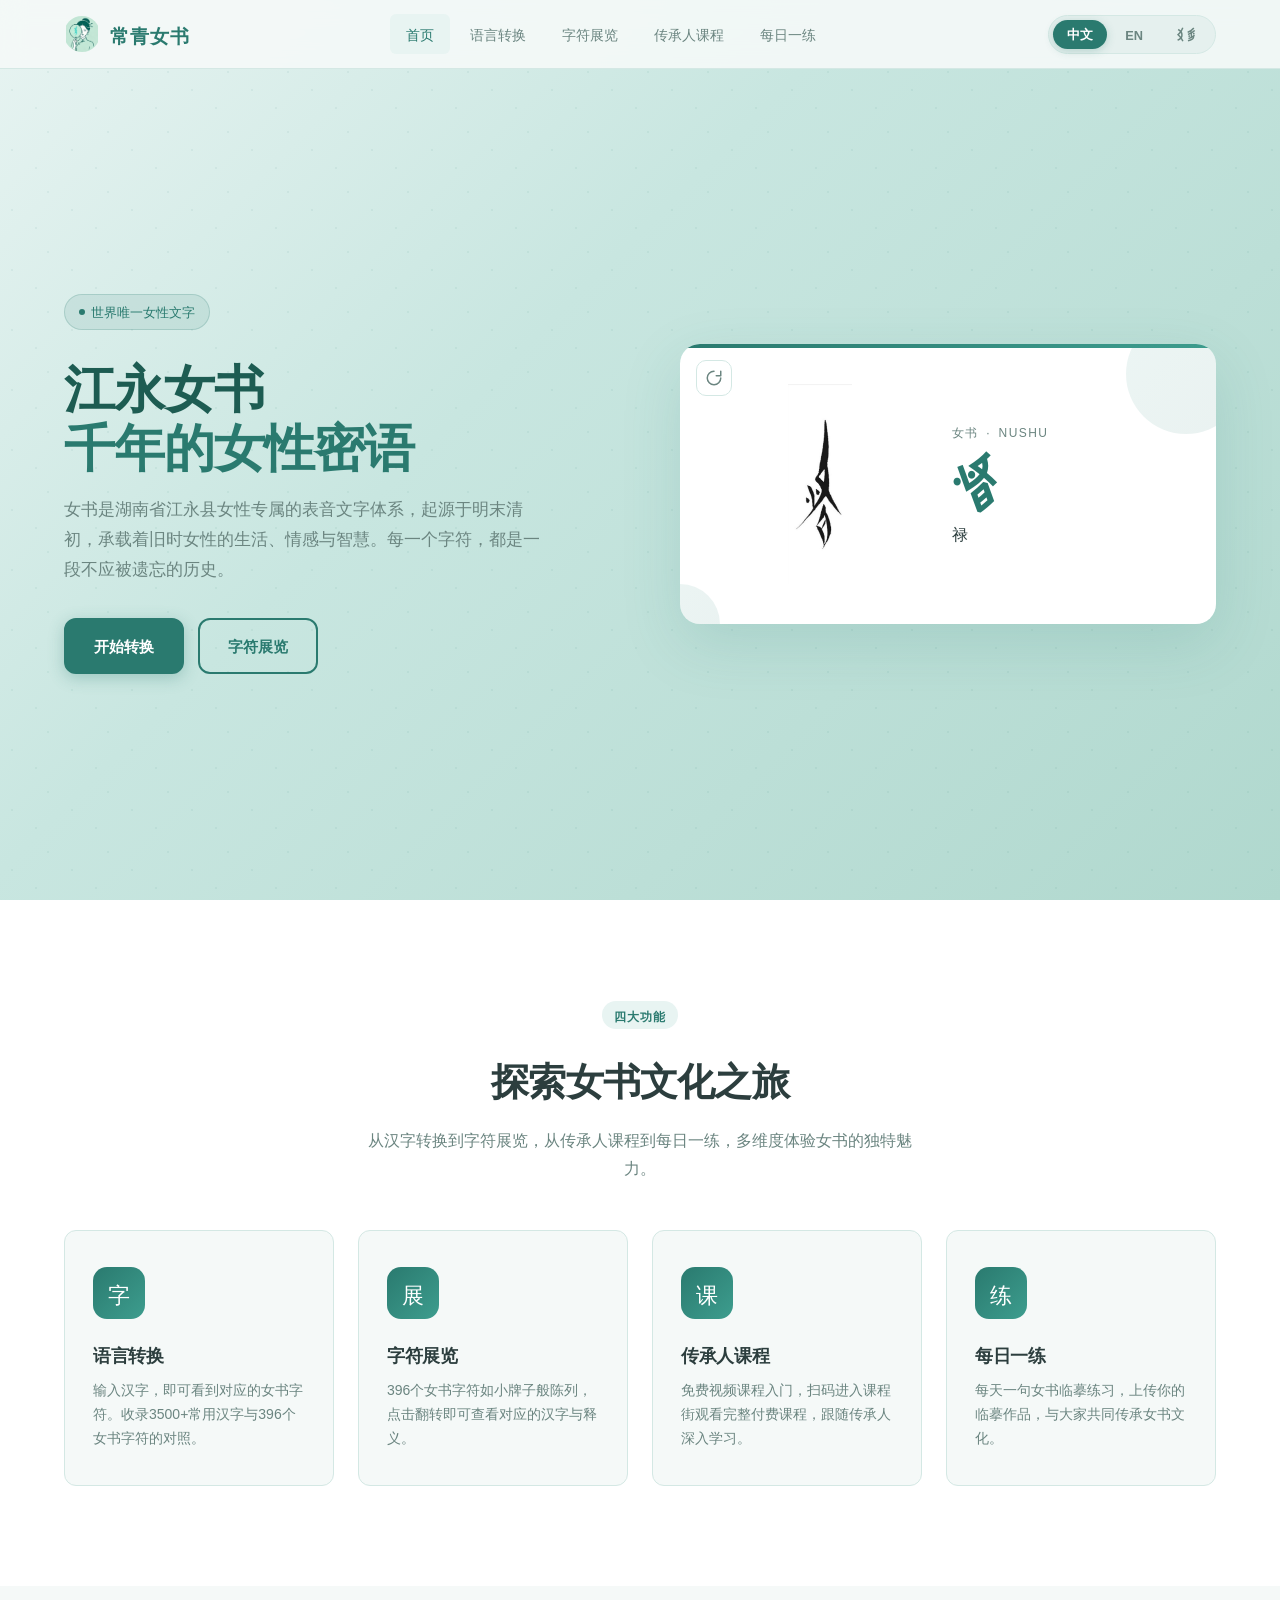
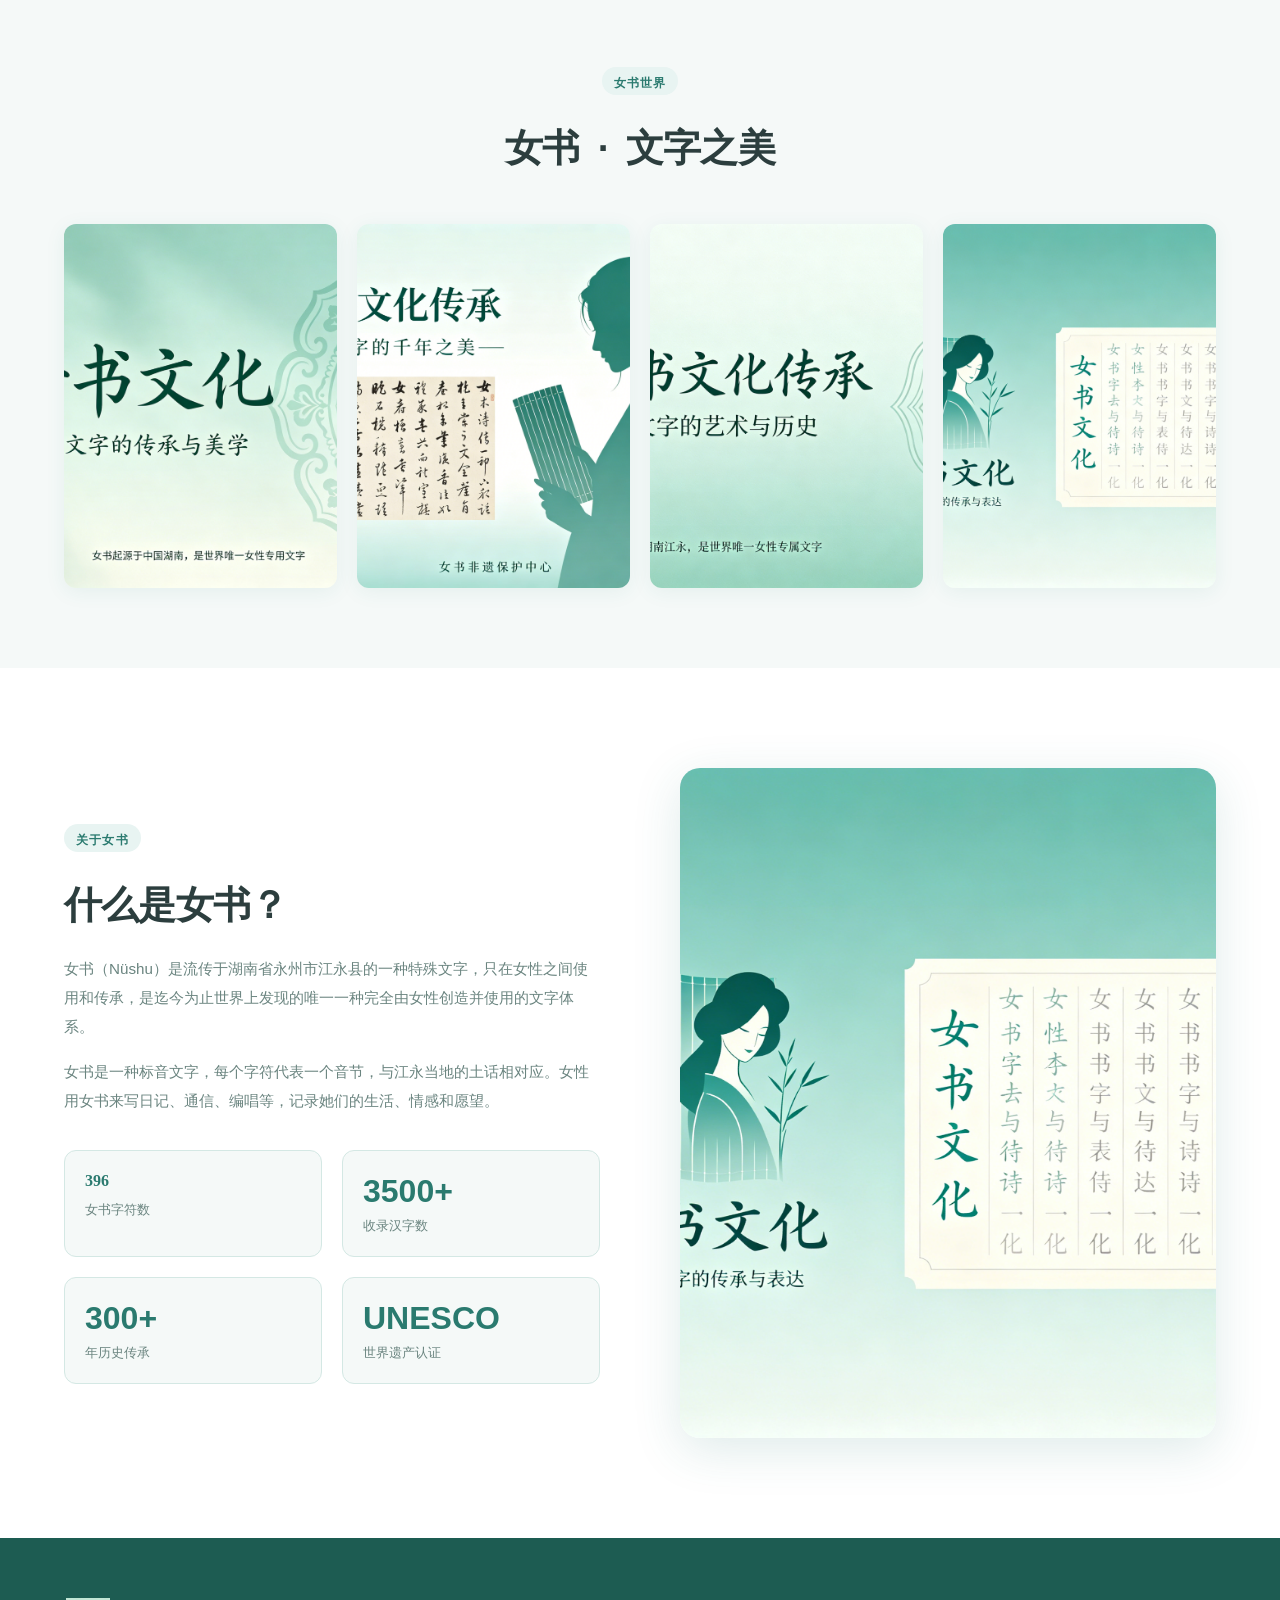
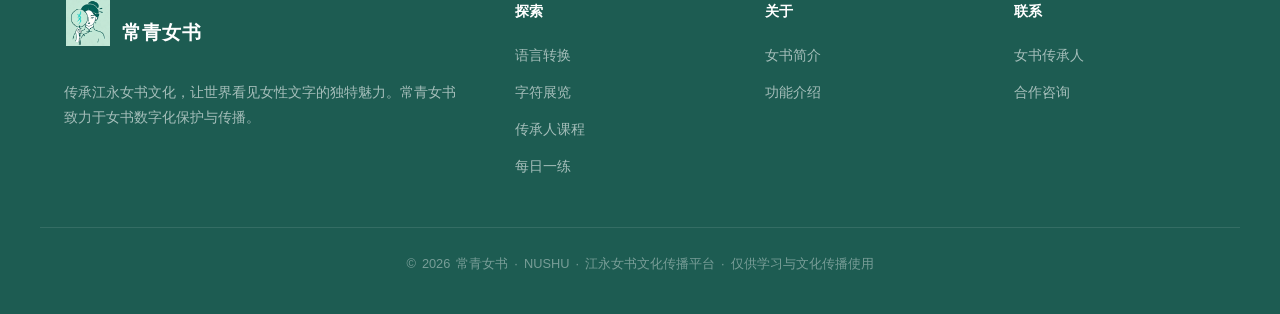
<file: index.html>
<!DOCTYPE html>
<html lang="zh-CN">
<head>

  <meta charset="UTF-8">
  <meta name="viewport" content="width=device-width, initial-scale=1.0">
  <title data-i18n="brand_title_home">changqingnvshu · Nushu Cultural Heritage</title>
  <meta name="description" data-i18n-content="meta_desc" content="changqingnvshu — 江永女书文化传播平台，探索汉字与女书的转换，领略世界唯一女性文字的魅力。">
  <link rel="stylesheet" href="style.css">
</head>
<body>
  <!-- Loading Screen -->
  <div id="loadingScreen">
    <div id="loadingImg"></div>
  </div>

  <!-- Header -->
  <header class="site-header" id="header">
    <div class="header-inner">
      <a href="index.html" class="logo">
        <img src="logo/51eb5cf89d91a5686490c070c5e32028.jpg" alt="changqingnvshu" data-i18n-alt="brand_name" class="logo-img">
        <span data-i18n="brand_name">changqingnvshu</span>
      </a>
      <nav class="main-nav" id="mainNav">
        <a href="index.html" class="nav-link active" data-i18n="nav_home">首页</a>
        <a href="convert.html" class="nav-link" data-i18n="nav_convert">语言转换</a>
        <a href="gallery.html" class="nav-link" data-i18n="nav_gallery">字符展览</a>
        <a href="courses.html" class="nav-link" data-i18n="nav_courses">传承人课程</a>
        <a href="practice.html" class="nav-link" data-i18n="nav_practice">每日一练</a>
      </nav>
      <button class="menu-toggle" id="menuToggle" aria-label="Menu" data-i18n-aria="aria_menu"><span class="hamburger"></span></button>
    </div>
  </header>

  <!-- Hero -->
  <section class="hero" id="hero">
    <div class="hero-bg"></div>
    <div class="hero-pattern"></div>
    <div class="hero-content">
      <div class="hero-text">
        <div class="hero-tag" data-i18n="hero_tag">世界唯一女性文字</div>
        <h1 class="hero-title">
          <span data-i18n="hero_title_1">江永女书</span><br>
          <span class="highlight" data-i18n="hero_title_2">千年的女性密语</span>
        </h1>
        <p class="hero-desc" data-i18n="hero_desc">
          女书是湖南省江永县女性专属的表音文字体系，起源于明末清初，承载着旧时女性的生活、情感与智慧。每一个字符，都是一段不应被遗忘的历史。
        </p>
        <div class="hero-actions">
          <a href="convert.html" class="btn btn-primary" data-i18n="hero_btn_convert">开始转换</a>
          <a href="gallery.html" class="btn btn-outline" data-i18n="hero_btn_gallery">字符展览</a>
        </div>
      </div>

      <div class="hero-visual">
        <div class="hero-float nushu-global" id="heroFloat1"></div>
        <div class="hero-float nushu-global" id="heroFloat2"></div>
        <div class="hero-float nushu-global" id="heroFloat3"></div>
        <div class="hero-card">
          <div class="hero-deco hero-deco-1"></div>
          <div class="hero-deco hero-deco-2"></div>
          <div class="hero-card-inner">
            <div class="hero-card-img" id="heroImg"></div>
            <div class="hero-card-text">
              <div class="hero-card-label" data-i18n="hero_card_label">女书 · NUSHU</div>
              <div class="hero-nushu-char nushu-global" id="heroMainChar"></div>
              <div class="chus" id="heroSubChars"></div>
              <button class="hero-shuffle-btn" id="heroShuffleBtn" aria-label="随机切换女书字符" title="随机切换">
                <svg width="18" height="18" viewBox="0 0 24 24" fill="none" stroke="currentColor" stroke-width="2" stroke-linecap="round" stroke-linejoin="round">
                  <path d="M21 12a9 9 0 1 1-9-9"/>
                  <polyline points="21 3 21 9 15 9"/>
                </svg>
              </button>
            </div>
          </div>
        </div>
      </div>
    </div>
  </section>
<!-- Features -->
  <section class="features" id="features">
    <div class="container">
      <div class="section-header">
        <div class="section-tag" data-i18n="feat_tag">四大功能</div>
        <h2 class="section-title" data-i18n="feat_title">探索女书文化之旅</h2>
        <p class="section-desc" data-i18n="feat_desc">从汉字转换到字符展览，从传承人课程到每日一练，多维度体验女书的独特魅力。</p>
      </div>
      <div class="features-grid">
        <a href="convert.html" class="feature-card">
          <div class="feature-icon">字</div>
          <h3 data-i18n="feat_convert_title">语言转换</h3>
          <p data-i18n="feat_convert_desc">输入汉字，即可看到对应的女书字符。收录3500+常用汉字与396个女书字符的对照。</p>
        </a>
        <a href="gallery.html" class="feature-card">
          <div class="feature-icon">展</div>
          <h3 data-i18n="feat_gallery_title">字符展览</h3>
          <p data-i18n="feat_gallery_desc">396个女书字符如小牌子般陈列，点击翻转即可查看对应的汉字与释义。</p>
        </a>
        <a href="courses.html" class="feature-card">
          <div class="feature-icon">课</div>
          <h3 data-i18n="feat_courses_title">传承人课程</h3>
          <p data-i18n="feat_courses_desc">免费视频课程入门，扫码进入课程街观看完整付费课程，跟随传承人深入学习。</p>
        </a>
        <a href="practice.html" class="feature-card">
          <div class="feature-icon">练</div>
          <h3 data-i18n="feat_practice_title">每日一练</h3>
          <p data-i18n="feat_practice_desc">每天一句女书临摹练习，上传你的临摹作品，与大家共同传承女书文化。</p>
        </a>
      </div>
    </div>
  </section>

  <!-- Image Strip -->
  <section class="image-strip">
    <div class="container">
      <div class="section-header">
        <div class="section-tag" data-i18n="feat_world_tag">女书世界</div>
        <h2 class="section-title" data-i18n="feat_world_title">女书 · 文字之美</h2>
      </div>
      <div class="strip-scroll">
        <div class="strip-item">
          <img src="网页图片/日系网页风格女书宣传海报生成 (1).png" alt="Nushu Poster 1" data-i18n-alt="feat_world_alt1" loading="lazy">
        </div>
        <div class="strip-item">
          <img src="网页图片/日系网页风格女书宣传海报生成 (2).png" alt="Nushu Poster 2" data-i18n-alt="feat_world_alt2" loading="lazy">
        </div>
        <div class="strip-item">
          <img src="网页图片/日系网页风格女书宣传海报生成 (3).png" alt="Nushu Poster 3" data-i18n-alt="feat_world_alt3" loading="lazy">
        </div>
        <div class="strip-item">
          <img src="网页图片/日系网页风格女书宣传海报生成 (7).png" alt="Nushu Poster 7" data-i18n-alt="feat_world_alt7" loading="lazy">
        </div>
      </div>
    </div>
  </section>

  <!-- About -->
  <section class="about-section" id="about">
    <div class="container">
      <div class="about-grid">
        <div class="about-text">
          <div class="section-tag" data-i18n="about_tag">关于女书</div>
          <h2 data-i18n="about_title">什么是女书？</h2>
          <p data-i18n="about_p1">
            女书（Nüshu）是流传于湖南省永州市江永县的一种特殊文字，只在女性之间使用和传承，
            是迄今为止世界上发现的唯一一种完全由女性创造并使用的文字体系。
          </p>
          <p data-i18n="about_p2">
            女书是一种标音文字，每个字符代表一个音节，与江永当地的土话相对应。
            女性用女书来写日记、通信、编唱等，记录她们的生活、情感和愿望。
          </p>
          <div class="about-stats">
            <div class="stat-item">
              <span class="stat-num nushu-char nushu-global">396</span>
              <span class="stat-label" data-i18n="stat_chars">女书字符数</span>
            </div>
            <div class="stat-item">
              <span class="stat-num">3500+</span>
              <span class="stat-label" data-i18n="stat_hanzi">收录汉字数</span>
            </div>
            <div class="stat-item">
              <span class="stat-num">300+</span>
              <span class="stat-label" data-i18n="stat_years">年历史传承</span>
            </div>
            <div class="stat-item">
              <span class="stat-num">UNESCO</span>
              <span class="stat-label" data-i18n="stat_unesco">世界遗产认证</span>
            </div>
          </div>
        </div>
        <div class="about-image">
          <img src="网页图片/日系网页风格女书宣传海报生成 (5).png" alt="Nushu Culture" data-i18n-alt="about_img_alt" loading="lazy">
        </div>
      </div>
    </div>
  </section>

  <!-- Floating Nushu Cards -->
  <div class="floating-cards" id="floatingCards" aria-hidden="true"></div>

  <!-- Footer -->
  <footer class="site-footer">
    <div class="footer-inner">
      <div class="footer-brand">
        <a href="index.html" class="logo">
          <img src="logo/51eb5cf89d91a5686490c070c5e32028.jpg" alt="changqingnvshu" data-i18n-alt="brand_name" class="footer-logo-img">
          <span data-i18n="brand_name">changqingnvshu</span>
        </a>
        <p data-i18n="footer_desc">传承江永女书文化，让世界看见女性文字的独特魅力。changqingnvshu致力于女书数字化保护与传播。</p>
      </div>
      <div class="footer-col">
        <h4 data-i18n="footer_explore">探索</h4>
        <ul>
          <li><a href="convert.html" data-i18n="nav_convert">语言转换</a></li>
          <li><a href="gallery.html" data-i18n="nav_gallery">字符展览</a></li>
          <li><a href="courses.html" data-i18n="nav_courses">传承人课程</a></li>
          <li><a href="practice.html" data-i18n="nav_practice">每日一练</a></li>
        </ul>
      </div>
      <div class="footer-col">
        <h4 data-i18n="footer_about">关于</h4>
        <ul>
          <li><a href="#about" data-i18n="footer_about_link">女书简介</a></li>
          <li><a href="#features" data-i18n="footer_features_link">功能介绍</a></li>
        </ul>
      </div>
      <div class="footer-col">
        <h4 data-i18n="footer_contact">联系</h4>
        <ul>
          <li><a href="#" data-i18n="footer_inheritor_link">女书传承人</a></li>
          <li><a href="#" data-i18n="footer_coop_link">合作咨询</a></li>
        </ul>
      </div>
    </div>
    <div class="footer-bottom">
      <span data-i18n="footer_copyright">© 2026 changqingnvshu · NUSHU · 江永女书文化传播平台 · 仅供学习与文化传播使用</span>
    </div>
  </footer>

  <script src="app.js"></script>
</body>
</html>
</file>
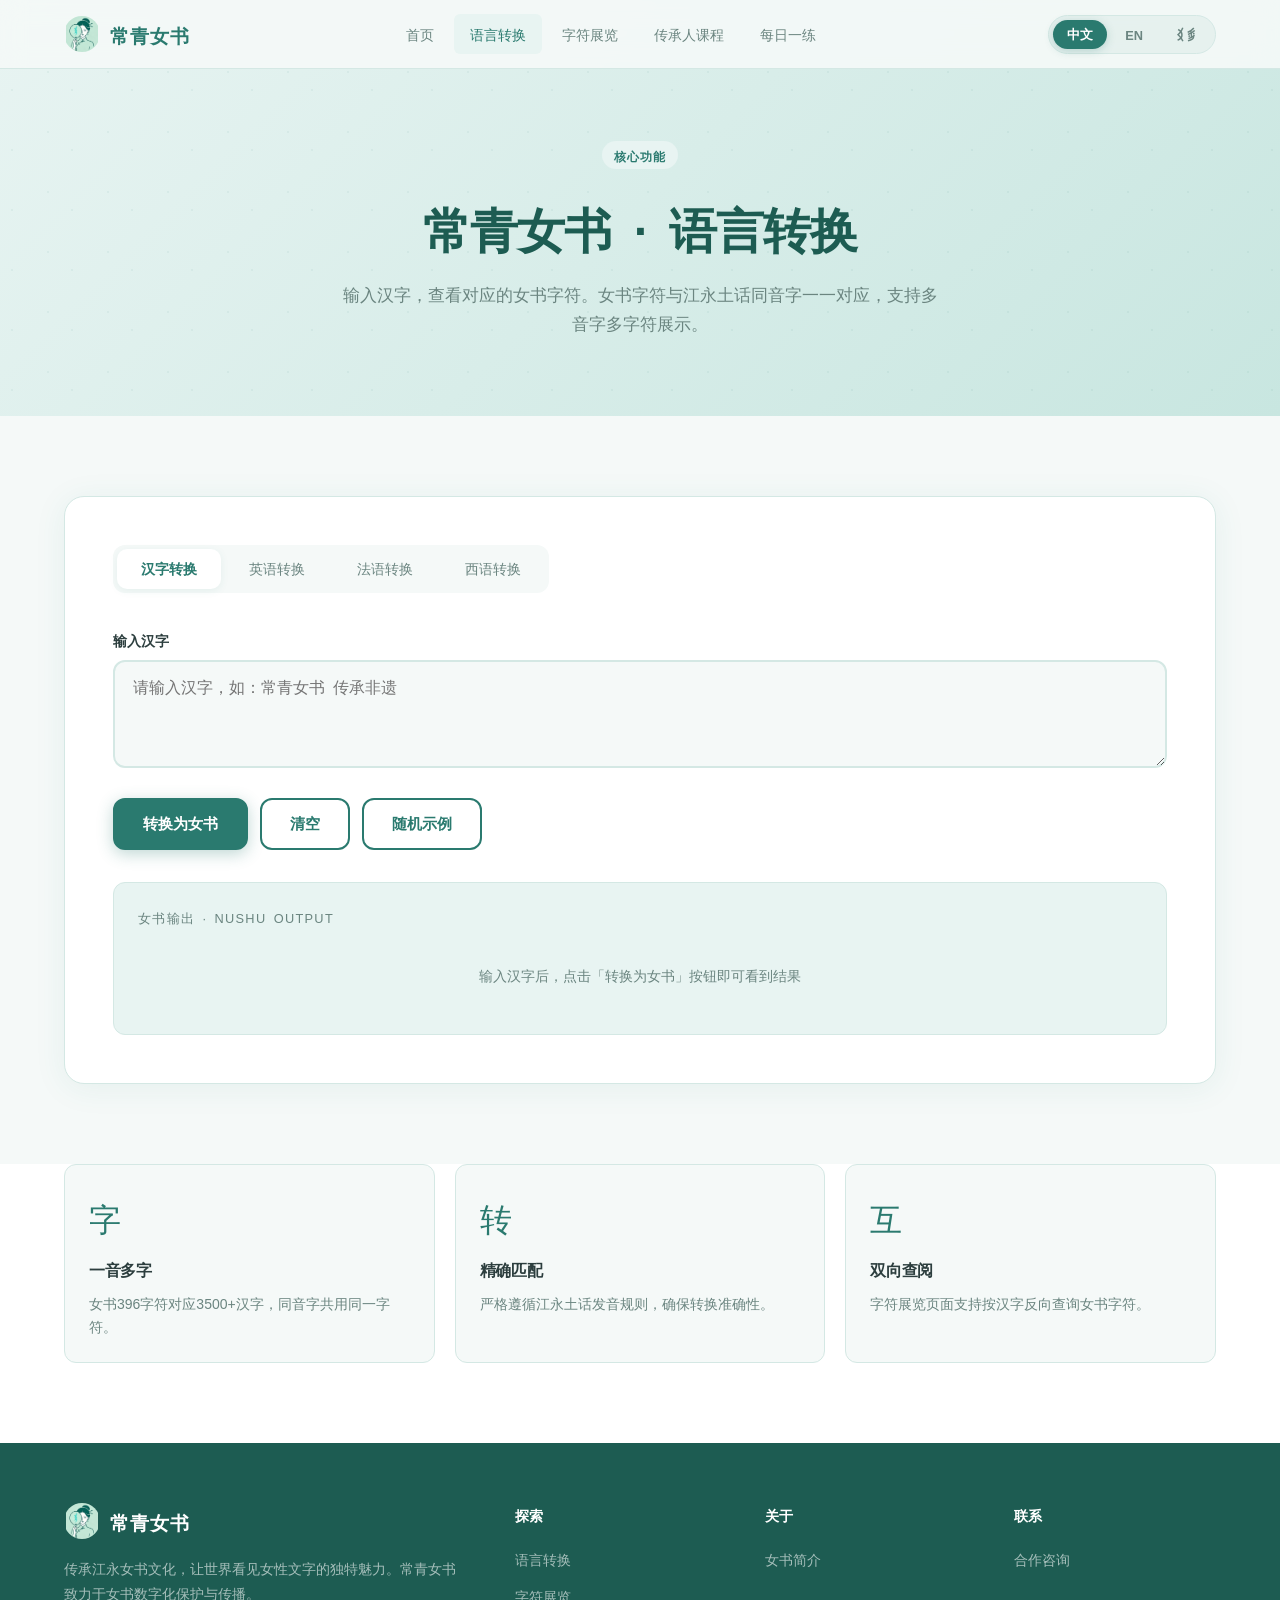
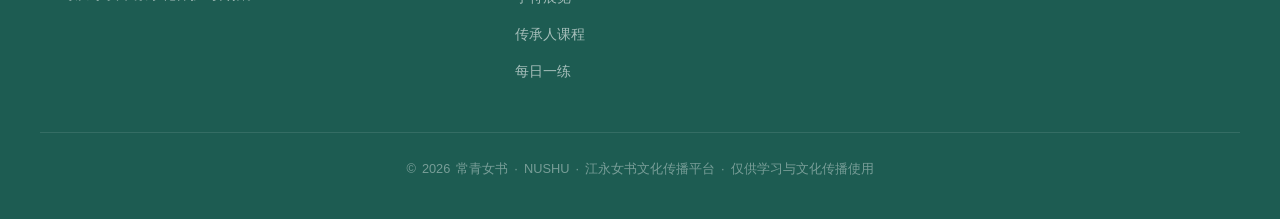
<file: convert.html>
<!DOCTYPE html>
<html lang="zh-CN">
<head>  <meta charset="UTF-8">
  <meta name="viewport" content="width=device-width, initial-scale=1.0">
  <title data-i18n="brand_title_convert">语言转换 · changqingnvshu</title>
  <link rel="stylesheet" href="style.css">
</head>
<body>
  <!-- Header -->
  <header class="site-header" id="header">
    <div class="header-inner">
      <a href="index.html" class="logo">
        <img src="logo/51eb5cf89d91a5686490c070c5e32028.jpg" alt="changqingnvshu" data-i18n-alt="brand_name" class="logo-img">
        <span data-i18n="brand_name">changqingnvshu</span>
      </a>
      <nav class="main-nav" id="mainNav">
        <a href="index.html" class="nav-link" data-i18n="nav_home">首页</a>
        <a href="convert.html" class="nav-link active" data-i18n="nav_convert">语言转换</a>
        <a href="gallery.html" class="nav-link" data-i18n="nav_gallery">字符展览</a>
        <a href="courses.html" class="nav-link" data-i18n="nav_courses">传承人课程</a>
        <a href="practice.html" class="nav-link" data-i18n="nav_practice">每日一练</a>
      </nav>
      <button class="menu-toggle" id="menuToggle" aria-label="菜单">
        <span class="hamburger"></span>
      </button>
    </div>
  </header>

  <!-- Page Hero -->
  <section class="page-hero">
    <div class="container page-hero-content">
      <div class="section-tag" data-i18n="convert_hero_tag">核心功能</div>
      <h1><span data-i18n="brand_name">changqingnvshu</span> · <span data-i18n="nav_convert">语言转换</span></h1>
      <p data-i18n="convert_hero_desc">输入汉字，查看对应的女书字符。女书字符与江永土话同音字一一对应，支持多音字多字符展示。</p>
    </div>
  </section>

  <!-- Converter -->
  <section class="converter-section">
    <div class="container">
      <div class="converter-card">
        <div class="converter-tabs" id="converterTabs">
          <button class="converter-tab active" data-tab="chinese" data-i18n="convert_tab_chinese">汉字转换</button>
          <button class="converter-tab" data-tab="english" data-i18n="convert_tab_english">英语转换</button>
          <button class="converter-tab" data-tab="french" data-i18n="convert_tab_french">法语转换</button>
          <button class="converter-tab" data-tab="spanish" data-i18n="convert_tab_spanish">西语转换</button>
        </div>

        <!-- Chinese Tab -->
        <div class="tab-content" id="tab-chinese">
          <div class="input-group">
            <label for="hanziInput" data-i18n="convert_label_hanzi">输入汉字</label>
            <textarea
              id="hanziInput"
              rows="4"
              data-i18n-placeholder="convert_placeholder_hanzi"
              placeholder="请输入汉字，如：changqingnvshu 传承非遗"
              spellcheck="false"
            ></textarea>
          </div>
          <div class="converter-actions">
            <button class="btn btn-primary" id="convertBtn" data-i18n="convert_btn_convert">
              <svg width="16" height="16" fill="currentColor" viewBox="0 0 16 16"><path d="M8 0a8 8 0 100 16A8 8 0 008 0zm3.5 9H10v1.5h1.5v1H10V13H8.5V9H10V7.5h1.5v1.5z"/></svg>
              转换为女书
            </button>
            <button class="btn btn-outline" id="clearBtn" data-i18n="convert_btn_clear">清空</button>
            <button class="btn btn-outline" id="randomBtn" data-i18n="convert_btn_random">随机示例</button>
          </div>

          <div class="result-box" id="resultBox">
            <div class="result-label" data-i18n="convert_result_label">女书输出 · NUSHU OUTPUT</div>
            <div class="nushu-output" id="nushuOutput">
              <div class="empty-result" data-i18n="convert_empty_chinese">输入汉字后，点击「转换为女书」按钮即可看到结果</div>
            </div>
          </div>

          <div id="charDetail" style="margin-top: 20px; display: none;">
            <div class="result-box">
              <div class="result-label" data-i18n="convert_detail_label">详细对照 · CHARACTER MAPPING</div>
              <div id="detailContent" style="color: var(--text-light); font-size: 0.875rem; line-height: 2;"></div>
            </div>
          </div>
        </div>

        <!-- English Tab -->
        <div class="tab-content" id="tab-english" style="display: none;">
          <div class="input-group">
            <label for="engInput" data-i18n="convert_label_eng">Enter English text</label>
            <textarea
              id="engInput"
              rows="4"
              data-i18n-placeholder="convert_placeholder_eng"
              placeholder="Enter English text, e.g. Nushu is a women's script"
              spellcheck="false"
            ></textarea>
          </div>
          <div class="converter-actions">
            <button class="btn btn-primary" id="engConvertBtn" data-i18n="convert_btn_eng_convert">
              <svg width="16" height="16" fill="currentColor" viewBox="0 0 16 16"><path d="M8 0a8 8 0 100 16A8 8 0 008 0zm3.5 9H10v1.5h1.5v1H10V13H8.5V9H10V7.5h1.5v1.5z"/></svg>
              <span>翻译并转换</span>
            </button>
            <button class="btn btn-outline" id="engClearBtn" data-i18n="convert_btn_eng_clear"><span>清空</span></button>
          </div>
          <div class="result-box">
            <div class="result-label" data-i18n="convert_chinese_translation">中文翻译</div>
            <div id="engChinese" style="font-size: 1.1rem; color: var(--text); margin-bottom: 16px;"></div>
            <div class="result-label" data-i18n="convert_result_label">女书输出 · NUSHU OUTPUT</div>
            <div class="nushu-output" id="engNushuOutput">
              <div class="empty-result" data-i18n="convert_empty_eng">Enter English text and click "Translate & Convert"</div>
            </div>
          </div>
        </div>

        <!-- French Tab -->
        <div class="tab-content" id="tab-french" style="display: none;">
          <div class="input-group">
            <label for="frInput" data-i18n="convert_label_fr">Entrez le texte français</label>
            <textarea
              id="frInput"
              rows="4"
              data-i18n-placeholder="convert_placeholder_fr"
              placeholder="Entrez du texte français, ex: Nüshu est une écriture féminine"
              spellcheck="false"
            ></textarea>
          </div>
          <div class="converter-actions">
            <button class="btn btn-primary" id="frConvertBtn" data-i18n="convert_btn_fr_convert"><span>翻译并转换</span></button>
            <button class="btn btn-outline" id="frClearBtn" data-i18n="convert_btn_fr_clear"><span>清空</span></button>
          </div>
          <div class="result-box">
            <div class="result-label" data-i18n="convert_chinese_translation">中文翻译</div>
            <div id="frChinese" style="font-size: 1.1rem; color: var(--text); margin-bottom: 16px;"></div>
            <div class="result-label" data-i18n="convert_result_label">女书输出 · NUSHU OUTPUT</div>
            <div class="nushu-output" id="frNushuOutput">
              <div class="empty-result" data-i18n="convert_empty_fr">Entrez du texte français et cliquez sur "Traduire et Convertir"</div>
            </div>
          </div>
        </div>

        <!-- Spanish Tab -->
        <div class="tab-content" id="tab-spanish" style="display: none;">
          <div class="input-group">
            <label for="esInput" data-i18n="convert_label_es">Introduzca texto en español</label>
            <textarea
              id="esInput"
              rows="4"
              data-i18n-placeholder="convert_placeholder_es"
              placeholder="Introduzca texto en español, ej: Nüshu es una escritura femenina"
              spellcheck="false"
            ></textarea>
          </div>
          <div class="converter-actions">
            <button class="btn btn-primary" id="esConvertBtn" data-i18n="convert_btn_es_convert"><span>翻译并转换</span></button>
            <button class="btn btn-outline" id="esClearBtn" data-i18n="convert_btn_es_clear"><span>清空</span></button>
          </div>
          <div class="result-box">
            <div class="result-label" data-i18n="convert_chinese_translation">中文翻译</div>
            <div id="esChinese" style="font-size: 1.1rem; color: var(--text); margin-bottom: 16px;"></div>
            <div class="result-label" data-i18n="convert_result_label">女书输出 · NUSHU OUTPUT</div>
            <div class="nushu-output" id="esNushuOutput">
              <div class="empty-result" data-i18n="convert_empty_es">Introduzca texto en español y haga clic en "Traducir y Convertir"</div>
            </div>
          </div>
        </div>
      </div>
    </div>
  </section>

  <!-- Info Section -->
  <section style="padding: 0 0 80px; background: white;">
    <div class="container">
      <div style="display: grid; grid-template-columns: repeat(3, 1fr); gap: 20px;">
        <div style="padding: 24px; background: var(--bg); border-radius: var(--radius); border: 1px solid var(--border);">
          <div style="font-size: 2rem; color: var(--primary); margin-bottom: 12px;" class="nushu-char nushu-global">字</div>
          <h3 style="font-size: 1rem; margin-bottom: 8px;" data-i18n="convert_info1_title">一音多字</h3>
          <p style="font-size: 0.875rem; color: var(--text-light);" data-i18n="convert_info1_desc">女书396字符对应3500+汉字，同音字共用同一字符。</p>
        </div>
        <div style="padding: 24px; background: var(--bg); border-radius: var(--radius); border: 1px solid var(--border);">
          <div style="font-size: 2rem; color: var(--primary); margin-bottom: 12px;" class="nushu-char nushu-global">转</div>
          <h3 style="font-size: 1rem; margin-bottom: 8px;" data-i18n="convert_info2_title">精确匹配</h3>
          <p style="font-size: 0.875rem; color: var(--text-light);" data-i18n="convert_info2_desc">严格遵循江永土话发音规则，确保转换准确性。</p>
        </div>
        <div style="padding: 24px; background: var(--bg); border-radius: var(--radius); border: 1px solid var(--border);">
          <div style="font-size: 2rem; color: var(--primary); margin-bottom: 12px;" class="nushu-char nushu-global">互</div>
          <h3 style="font-size: 1rem; margin-bottom: 8px;" data-i18n="convert_info3_title">双向查阅</h3>
          <p style="font-size: 0.875rem; color: var(--text-light);" data-i18n="convert_info3_desc">字符展览页面支持按汉字反向查询女书字符。</p>
        </div>
      </div>
    </div>
  </section>

  <!-- Footer -->
  <footer class="site-footer">
    <div class="footer-inner">
      <div class="footer-brand">
        <a href="index.html" class="logo"><img src="logo/51eb5cf89d91a5686490c070c5e32028.jpg" alt="changqingnvshu" data-i18n-alt="brand_name" class="logo-img"><span data-i18n="brand_name">changqingnvshu</span></a>
        <p data-i18n="footer_desc">传承江永女书文化，让世界看见女性文字的独特魅力。</p>
      </div>
      <div class="footer-col">
        <h4 data-i18n="footer_explore">探索</h4>
        <ul>
          <li><a href="convert.html" data-i18n="nav_convert">语言转换</a></li>
          <li><a href="gallery.html" data-i18n="nav_gallery">字符展览</a></li>
          <li><a href="courses.html" data-i18n="nav_courses">传承人课程</a></li>
          <li><a href="practice.html" data-i18n="nav_practice">每日一练</a></li>
        </ul>
      </div>
      <div class="footer-col">
        <h4 data-i18n="footer_about">关于</h4>
        <ul><li><a href="index.html#about" data-i18n="footer_about_link">女书简介</a></li></ul>
      </div>
      <div class="footer-col">
        <h4 data-i18n="footer_contact">联系</h4>
        <ul><li><a href="#" data-i18n="footer_coop_link">合作咨询</a></li></ul>
      </div>
    </div>
    <div class="footer-bottom"><span data-i18n="footer_copyright">© 2026 常青女书 · NUSHU · 江永女书文化传播平台 · 仅供学习与文化传播使用</span></div>
  </footer>

  <script src="app.js"></script>
  <script>
    // Add page-specific i18n translations
    Object.assign(I18N.zh, {
      convert_hero_tag: '核心功能',
      convert_hero_desc: '输入汉字，查看对应的女书字符。女书字符与江永土话同音字一一对应，支持多音字多字符展示。',
      convert_label_hanzi: '输入汉字',
      convert_placeholder_hanzi: '请输入汉字，如：常青女书 传承非遗',
      convert_btn_convert: '转换为女书', convert_btn_clear: '清空', convert_btn_random: '随机示例',
      convert_result_label: '女书输出 · NUSHU OUTPUT',
      convert_detail_label: '详细对照 · CHARACTER MAPPING',
      convert_empty_chinese: '输入汉字后，点击「转换为女书」按钮即可看到结果',
      convert_label_eng: '输入英文', convert_placeholder_eng: '输入英文文本，如：Nushu is a women\'s script',
      convert_btn_eng_convert: '翻译并转换', convert_btn_eng_clear: '清空',
      convert_chinese_translation: '中文翻译',
      convert_empty_eng: '输入英文后，点击「翻译并转换」按钮即可看到结果',
      convert_label_fr: '输入法文', convert_placeholder_fr: '输入法文文本，如：Nüshu est une écriture féminine',
      convert_btn_fr_convert: '翻译并转换', convert_btn_fr_clear: '清空',
      convert_empty_fr: '输入法文后，点击「翻译并转换」按钮即可看到结果',
      convert_label_es: '输入西班牙文', convert_placeholder_es: '输入西班牙文文本，如：Nüshu es una escritura femenina',
      convert_btn_es_convert: '翻译并转换', convert_btn_es_clear: '清空',
      convert_empty_es: '输入西班牙文后，点击「翻译并转换」按钮即可看到结果',
      convert_info1_title: '一音多字', convert_info1_desc: '女书396字符对应3500+汉字，同音字共用同一字符。',
      convert_info2_title: '精确匹配', convert_info2_desc: '严格遵循江永土话发音规则，确保转换准确性。',
      convert_info3_title: '双向查阅', convert_info3_desc: '字符展览页面支持按汉字反向查询女书字符。',
      convert_tab_chinese: '汉字转换', convert_tab_english: '英语转换', convert_tab_french: '法语转换', convert_tab_spanish: '西语转换',
    });
    Object.assign(I18N.en, {
      convert_hero_tag: 'Core Feature',
      convert_hero_desc: 'Enter Chinese characters to see the corresponding Nüshu script. Each Nüshu character maps to pronunciation-equivalent Chinese characters in the Jiangyong dialect.',
      convert_label_hanzi: 'Enter Chinese characters',
      convert_placeholder_hanzi: 'Enter Chinese characters, e.g. changqingnvshu Nüshu heritage',
      convert_btn_convert: 'Convert to Nüshu', convert_btn_clear: 'Clear', convert_btn_random: 'Random Example',
      convert_result_label: 'Nüshu Output',
      convert_detail_label: 'Character Mapping',
      convert_empty_chinese: 'Enter Chinese characters and click "Convert to Nüshu" to see the result',
      convert_label_eng: 'Enter English text', convert_placeholder_eng: 'Enter English text, e.g. Nushu is a women\'s script',
      convert_btn_eng_convert: 'Translate & Convert', convert_btn_eng_clear: 'Clear',
      convert_chinese_translation: 'Chinese Translation',
      convert_empty_eng: 'Enter English text and click "Translate & Convert" to see the result',
      convert_label_fr: 'Enter French text', convert_placeholder_fr: 'Enter French text, e.g. Nüshu est une écriture féminine',
      convert_btn_fr_convert: 'Traduire et Convertir', convert_btn_fr_clear: 'Effacer',
      convert_empty_fr: 'Entrez du texte français et cliquez sur "Traduire et Convertir" pour voir le résultat',
      convert_label_es: 'Enter Spanish text', convert_placeholder_es: 'Enter Spanish text, e.g. Nüshu es una escritura femenina',
      convert_btn_es_convert: 'Traducir y Convertir', convert_btn_es_clear: 'Borrar',
      convert_empty_es: 'Introduzca texto en español y haga clic en "Traducir y Convertir" para ver el resultado',
      convert_info1_title: 'One Sound, Multiple Characters', convert_info1_desc: '396 Nüshu characters map to 3,500+ Chinese characters. Homophones share the same character.',
      convert_info2_title: 'Precise Matching', convert_info2_desc: 'Follows Jiangyong dialect pronunciation rules strictly for accurate conversion.',
      convert_info3_title: 'Two-way Lookup', convert_info3_desc: 'Search Nüshu characters by Chinese on the Exhibition page.',
      convert_tab_chinese: 'Chinese', convert_tab_english: 'English', convert_tab_french: 'French', convert_tab_spanish: 'Spanish',
    });

    Object.assign(I18N.nushu, {
      convert_hero_tag: '𛊸𛆹𛊜𛊸𛆹𛊜',
      convert_hero_desc: '𛊛𛇺𛊰。𛊸𛆹𛊜𛊸𛆹𛊜。',
      convert_label_hanzi: '𛊛𛇺𛊰',
      convert_placeholder_hanzi: '𛊛𛇺，𛊰 𛊛𛇺',
      convert_btn_convert: '𛊛𛇺', convert_btn_clear: '𛊛𛇺', convert_btn_random: '𛊰𛊰𛊰',
      convert_result_label: '𛊛𛇺𛊰 · NUSHU OUTPUT',
      convert_detail_label: '𛊛𛇺𛊰',
      convert_empty_chinese: '𛊛𛇺 𛊰 𛊛𛇺',
      convert_label_eng: '𛊰𛊰𛊰', convert_placeholder_eng: '𛊰𛊰𛊰，𛊛𛇺 𛊰 𛊛𛇺',
      convert_btn_eng_convert: '𛊛𛇺', convert_btn_eng_clear: '𛊛𛇺',
      convert_chinese_translation: '𛊛𛇺𛊰',
      convert_empty_eng: '𛊰𛊰𛊰 𛊰 𛊛𛇺',
      convert_label_fr: '𛊰𛊰𛊰', convert_placeholder_fr: '𛊰𛊰𛊰',
      convert_btn_fr_convert: '𛊛𛇺', convert_btn_fr_clear: '𛊛𛇺',
      convert_empty_fr: '𛊰𛊰𛊰 𛊰 𛊛𛇺',
      convert_label_es: '𛊰𛊰𛊰', convert_placeholder_es: '𛊰𛊰𛊰',
      convert_btn_es_convert: '𛊛𛇺', convert_btn_es_clear: '𛊛𛇺',
      convert_empty_es: '𛊰𛊰𛊰 𛊰 𛊛𛇺',
      convert_info1_title: '𛊛𛇺𛊰', convert_info1_desc: '𛊸𛆹𛊜𛊸𛆹𛊜。',
      convert_info2_title: '𛊛𛇺𛊰', convert_info2_desc: '𛊸𛆹𛊜𛊸𛆹𛊜。',
      convert_info3_title: '𛊛𛇺𛊰', convert_info3_desc: '𛊸𛆹𛊜𛊸𛆹𛊜。',
      convert_tab_chinese: '𛊰𛊰𛊰', convert_tab_english: '𛊰𛊰𛊰', convert_tab_french: '𛊰𛊰𛊰', convert_tab_spanish: '𛊰𛊰𛊰',
    });

    // Converter page i18n hook
    function onLangChange(lang) {
      const t = I18N[lang] || I18N.zh;

      // Update placeholders
      const inputs = [
        ['hanziInput', 'convert_placeholder_hanzi'],
        ['engInput', 'convert_placeholder_eng'],
        ['frInput', 'convert_placeholder_fr'],
        ['esInput', 'convert_placeholder_es'],
      ];
      inputs.forEach(([id, key]) => {
        const el = document.getElementById(id);
        if (el && t[key]) el.placeholder = t[key];
      });

      // Update empty result messages
      document.querySelectorAll('.empty-result[data-i18n]').forEach(el => {
        const key = el.getAttribute('data-i18n');
        if (t[key]) el.textContent = t[key];
      });

      // Update button text (preserving SVG icons)
      const updateBtnText = (id, key) => {
        const btn = document.getElementById(id);
        if (btn && t[key]) {
          const svg = btn.querySelector('svg');
          if (svg) {
            btn.innerHTML = '';
            btn.appendChild(svg);
            btn.appendChild(document.createTextNode(' ' + t[key]));
          } else {
            btn.textContent = t[key];
          }
        }
      };
      updateBtnText('convertBtn', 'convert_btn_convert');
      updateBtnText('clearBtn', 'convert_btn_clear');
      updateBtnText('randomBtn', 'convert_btn_random');
      updateBtnText('engConvertBtn', 'convert_btn_eng_convert');
      updateBtnText('engClearBtn', 'convert_btn_eng_clear');
      updateBtnText('frConvertBtn', 'convert_btn_fr_convert');
      updateBtnText('frClearBtn', 'convert_btn_fr_clear');
      updateBtnText('esConvertBtn', 'convert_btn_es_convert');
      updateBtnText('esClearBtn', 'convert_btn_es_clear');
    }

    // Tabs
    document.querySelectorAll('.converter-tab').forEach(tab => {
      tab.addEventListener('click', () => {
        document.querySelectorAll('.converter-tab').forEach(t => t.classList.remove('active'));
        document.querySelectorAll('.tab-content').forEach(c => c.style.display = 'none');
        tab.classList.add('active');
        const content = document.getElementById('tab-' + tab.dataset.tab);
        if (content) content.style.display = 'block';
      });
    });

    // Sample sentences
    const samples = {
      'zh': ['changqingnvshu 传承非遗', '江永女书 世界唯一女性文字', '女性智慧 文字之美', '一笔一画 书写女性的声音', '千年传承 女书文化', '姐妹情深 女书传情'],
      'en': ['Nushu cultural heritage', 'Women script of Jiangyong', 'Female wisdom and beauty', 'Ancient feminine script', 'Millennial cultural legacy', 'Sisters and script'],
      'nushu': ['𛆁𛉶𛊭𛆱𛊸𛆹', '𛊨𛆧𛆁𛇉𛆚', '𛆁𛊝𛉠𛅺𛆱', '𛊻𛆥𛊝𛉠𛅺']
    };

    document.getElementById('randomBtn').addEventListener('click', () => {
      const input = document.getElementById('hanziInput');
      const lang = currentLang;
      const list = samples[lang] || samples.zh;
      input.value = list[Math.floor(Math.random() * list.length)];
    });

    // Convert Chinese
    document.getElementById('convertBtn').addEventListener('click', () => {
      const text = document.getElementById('hanziInput').value.trim();
      if (!text) return;
      const results = textToNushu(text);
      const output = document.getElementById('nushuOutput');
      output.innerHTML = renderNushuOutput(results);

      const detail = document.getElementById('charDetail');
      const detailContent = document.getElementById('detailContent');
      const mapped = results.filter(r => r.found);
      if (mapped.length > 0) {
        detail.style.display = 'block';
        detailContent.innerHTML = mapped.map(r =>
          `<span style="display:inline-block;padding:2px 8px;background:var(--accent);border-radius:4px;margin:2px;"><span class="nushu-char nushu-global">${r.char}</span> → <span class="nushu-char nushu-global">${r.nushu.join(' / ')}</span></span>`
        ).join('');
      } else {
        detail.style.display = 'none';
      }
    });

    document.getElementById('clearBtn').addEventListener('click', () => {
      document.getElementById('hanziInput').value = '';
      const nushuOut = document.getElementById('nushuOutput');
      nushuOut.innerHTML = `<div class="empty-result" data-i18n="convert_empty_chinese">${I18N[currentLang]?.convert_empty_chinese || '输入汉字后，点击「转换为女书」按钮即可看到结果'}</div>`;
      document.getElementById('charDetail').style.display = 'none';
    });

    // Translation dictionaries
    const ENGLISH_MAP = {
      'nushu': '女书', 'women': '女人', 'woman': '女性', 'script': '文字', 'language': '语言',
      'heritage': '遗产', 'culture': '文化', 'beautiful': '美丽', 'unique': '独特',
      'world': '世界', 'ancient': '古代', 'traditional': '传统', 'writing': '书写',
      'history': '历史', 'life': '生活', 'wisdom': '智慧', 'sister': '姐妹',
      'peace': '和平', 'happiness': '幸福', 'hope': '希望', 'dream': '梦想',
      'love': '爱', 'knowledge': '知识', 'learn': '学习', 'read': '阅读',
      'japanese': '日本', 'china': '中国', 'chinese': '中国', 'book': '书',
      'letter': '信', 'song': '歌', 'dance': '舞', 'art': '艺术',
    };
    const FRENCH_MAP = {
      'nushu': '女书', 'femme': '女人', 'femmes': '女性', 'écriture': '文字',
      'écrit': '书写', 'culture': '文化', 'beau': '美丽', 'belle': '美好',
      'monde': '世界', 'ancien': '古代', 'traditionnel': '传统', 'histoire': '历史',
      'vie': '生活', 'sagesse': '智慧', 'soeur': '姐妹', 'amour': '爱',
      'espoir': '希望', 'bonheur': '幸福', 'rêve': '梦想', 'liberté': '自由',
      'famille': '家庭', 'poésie': '诗', 'musique': '音乐', 'danse': '舞',
    };
    const SPANISH_MAP = {
      'nushu': '女书', 'mujer': '女人', 'mujeres': '女性', 'escritura': '文字',
      'escribir': '书写', 'cultura': '文化', 'hermosa': '美丽', 'hermoso': '美好',
      'mundo': '世界', 'antiguo': '古代', 'tradicional': '传统', 'historia': '历史',
      'vida': '生活', 'sabiduria': '智慧', 'hermana': '姐妹', 'amor': '爱',
      'esperanza': '希望', 'felicidad': '幸福', 'sueño': '梦想', 'familia': '家庭',
      'poesía': '诗', 'música': '音乐', 'danza': '舞', 'libertad': '自由',
    };

    function translateWord(text, dict) {
      let result = text;
      Object.keys(dict).sort((a, b) => b.length - a.length).forEach(word => {
        result = result.replace(new RegExp('\\b' + word + '\\b', 'gi'), dict[word]);
      });
      return result;
    }

    document.getElementById('engConvertBtn').addEventListener('click', () => {
      const eng = document.getElementById('engInput').value.trim();
      if (!eng) return;
      const chinese = translateWord(eng, ENGLISH_MAP);
      document.getElementById('engChinese').textContent = chinese;
      const results = textToNushu(chinese);
      document.getElementById('engNushuOutput').innerHTML = renderNushuOutput(results);
    });
    document.getElementById('engClearBtn').addEventListener('click', () => {
      document.getElementById('engInput').value = '';
      document.getElementById('engChinese').textContent = '';
      document.getElementById('engNushuOutput').innerHTML = `<div class="empty-result" data-i18n="convert_empty_eng">${I18N[currentLang]?.convert_empty_eng || 'Enter English text and click "Translate & Convert"'}</div>`;
    });

    document.getElementById('frConvertBtn').addEventListener('click', () => {
      const fr = document.getElementById('frInput').value.trim();
      if (!fr) return;
      const chinese = translateWord(fr, FRENCH_MAP);
      document.getElementById('frChinese').textContent = chinese;
      const results = textToNushu(chinese);
      document.getElementById('frNushuOutput').innerHTML = renderNushuOutput(results);
    });
    document.getElementById('frClearBtn').addEventListener('click', () => {
      document.getElementById('frInput').value = '';
      document.getElementById('frChinese').textContent = '';
      document.getElementById('frNushuOutput').innerHTML = `<div class="empty-result" data-i18n="convert_empty_fr">${I18N[currentLang]?.convert_empty_fr || 'Entrez du texte français et cliquez sur "Traduire et Convertir"'}</div>`;
    });

    document.getElementById('esConvertBtn').addEventListener('click', () => {
      const es = document.getElementById('esInput').value.trim();
      if (!es) return;
      const chinese = translateWord(es, SPANISH_MAP);
      document.getElementById('esChinese').textContent = chinese;
      const results = textToNushu(chinese);
      document.getElementById('esNushuOutput').innerHTML = renderNushuOutput(results);
    });
    document.getElementById('esClearBtn').addEventListener('click', () => {
      document.getElementById('esInput').value = '';
      document.getElementById('esChinese').textContent = '';
      document.getElementById('esNushuOutput').innerHTML = `<div class="empty-result" data-i18n="convert_empty_es">${I18N[currentLang]?.convert_empty_es || 'Introduzca texto en español y haga clic en "Traducir y Convertir"'}</div>`;
    });
  </script>
</body>
</html>
</file>
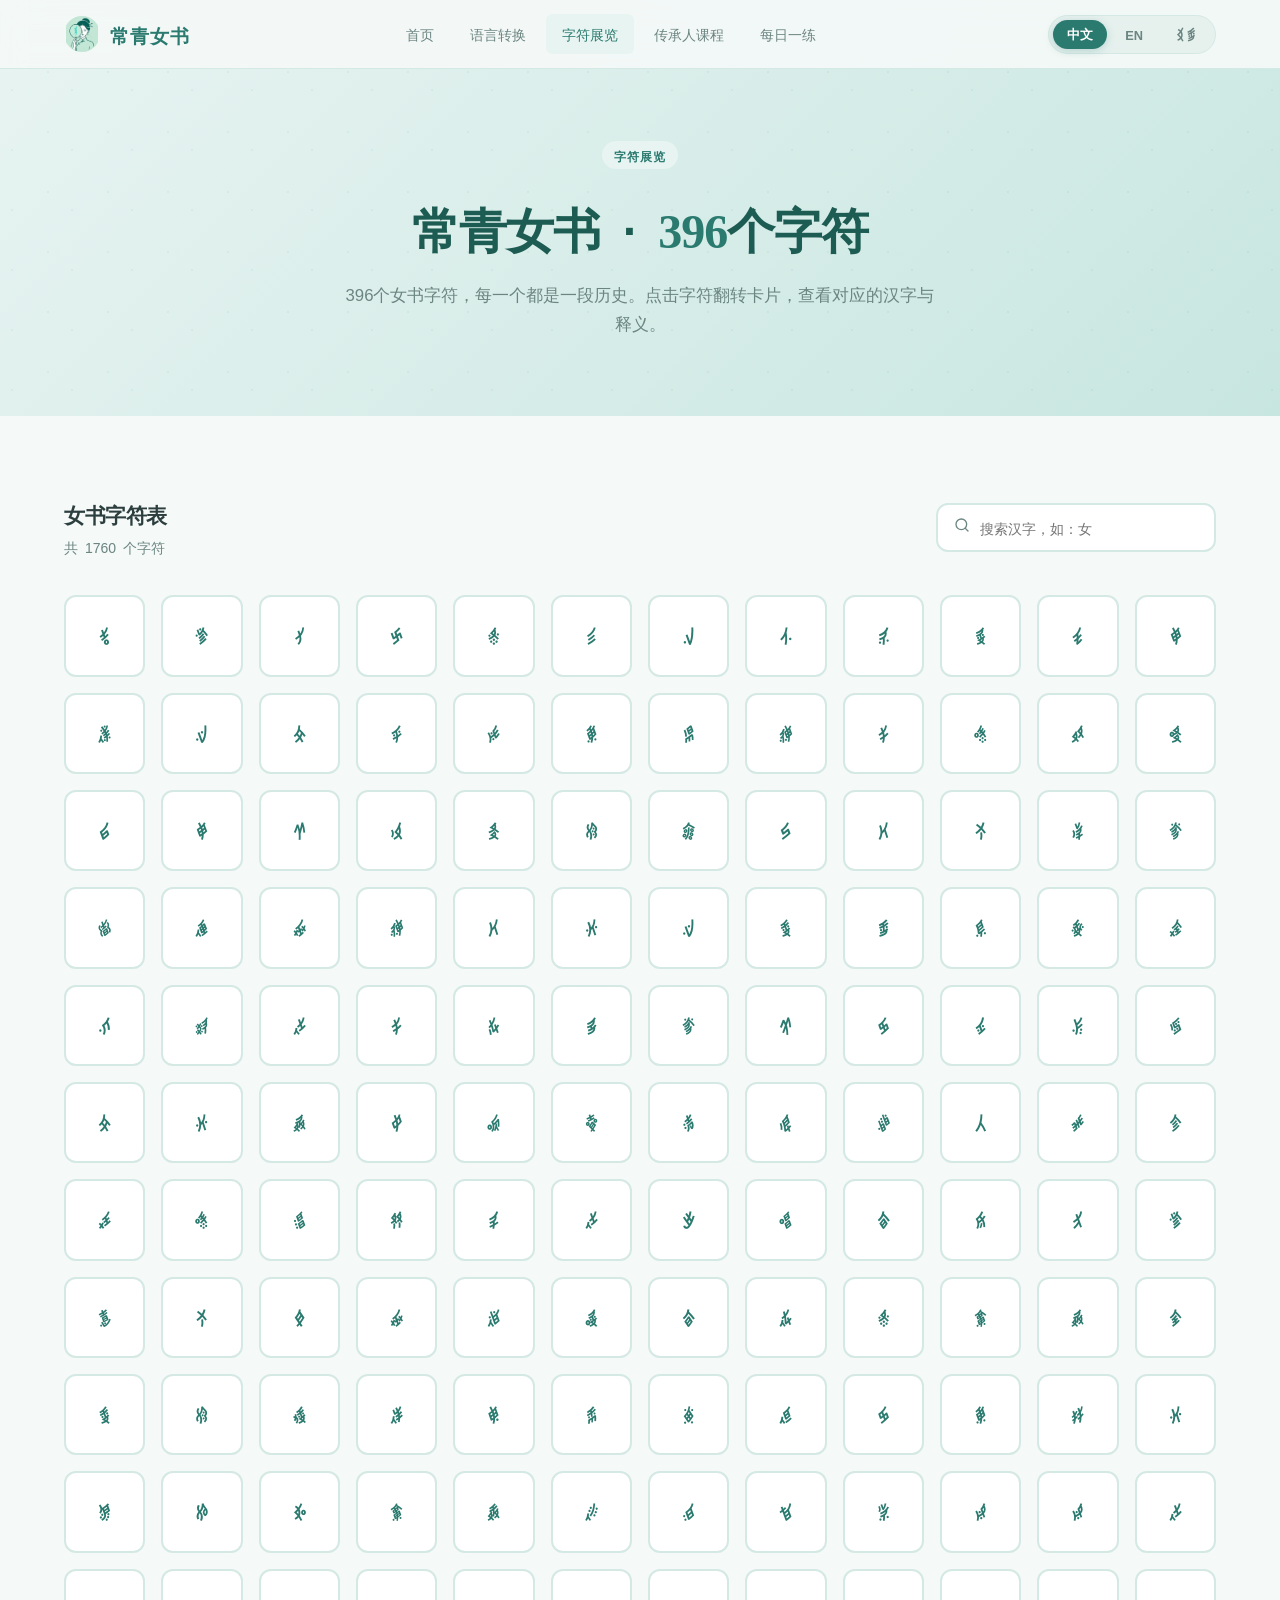
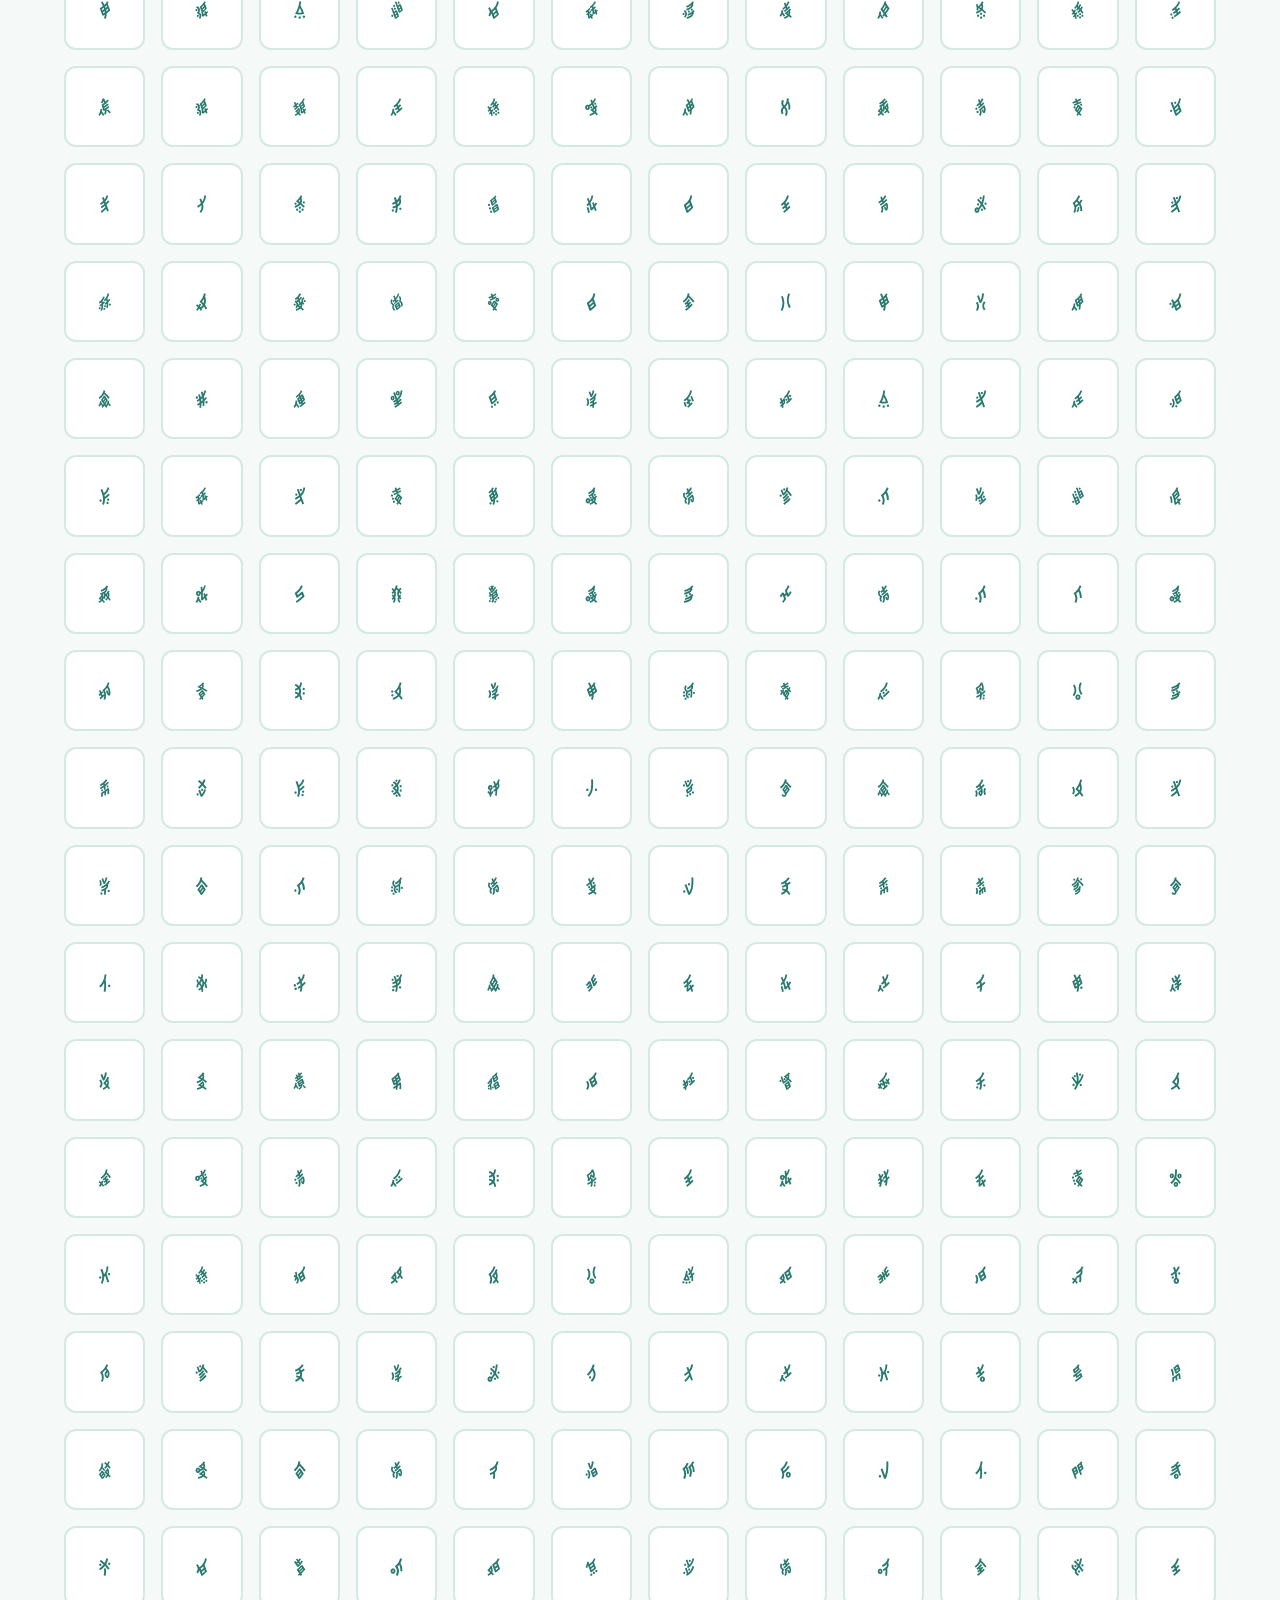
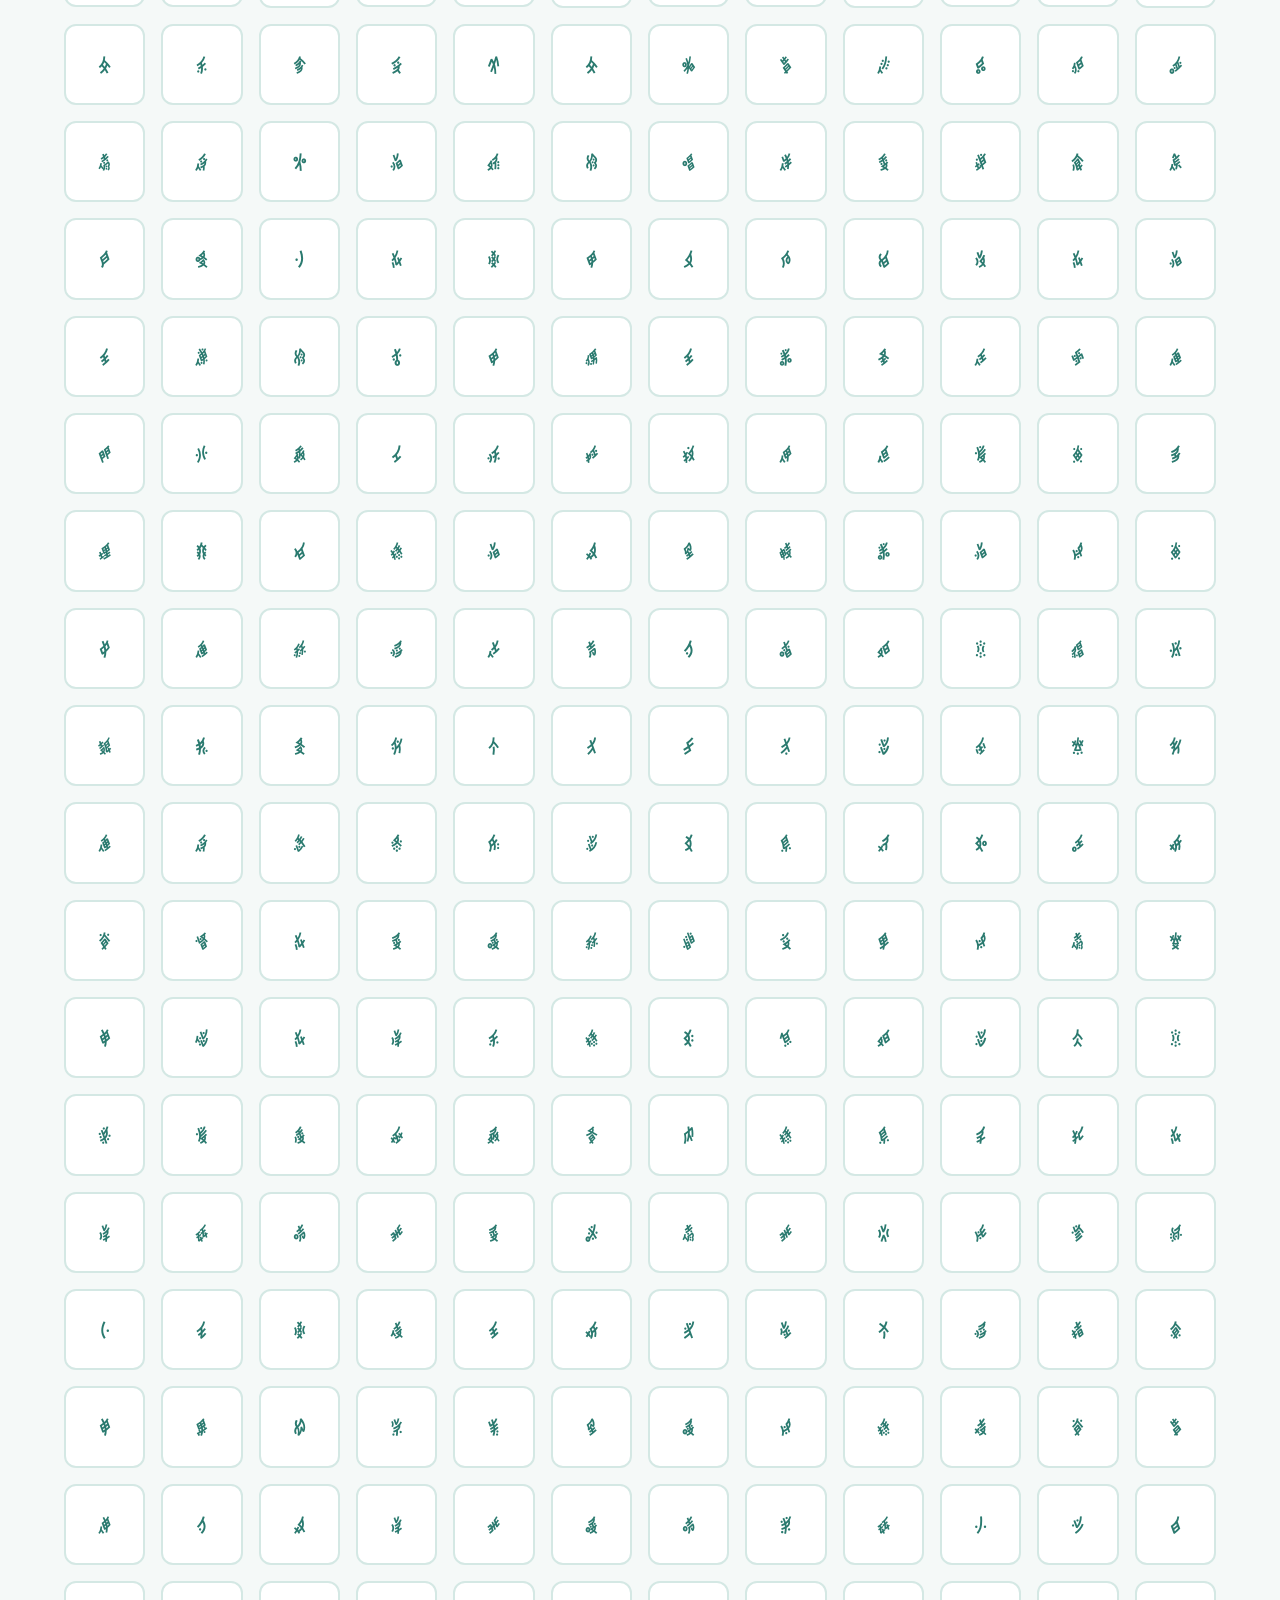
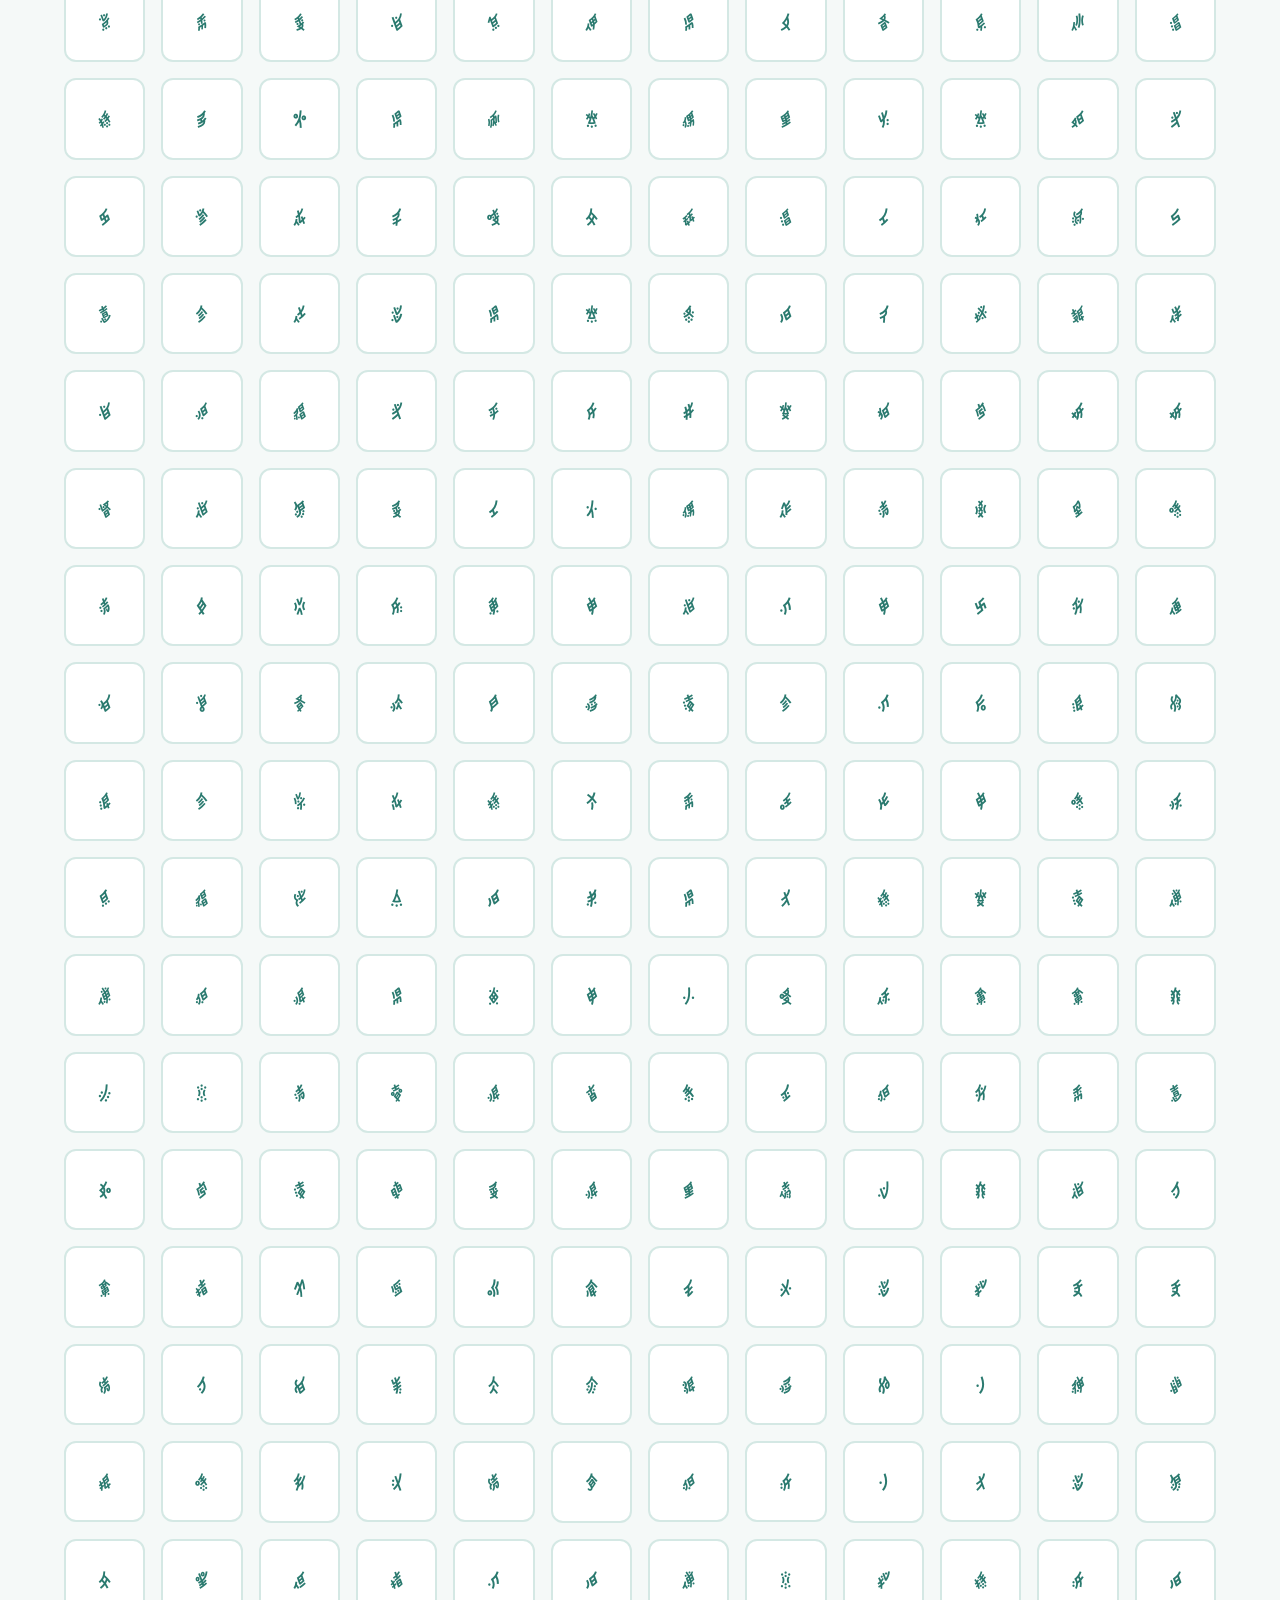
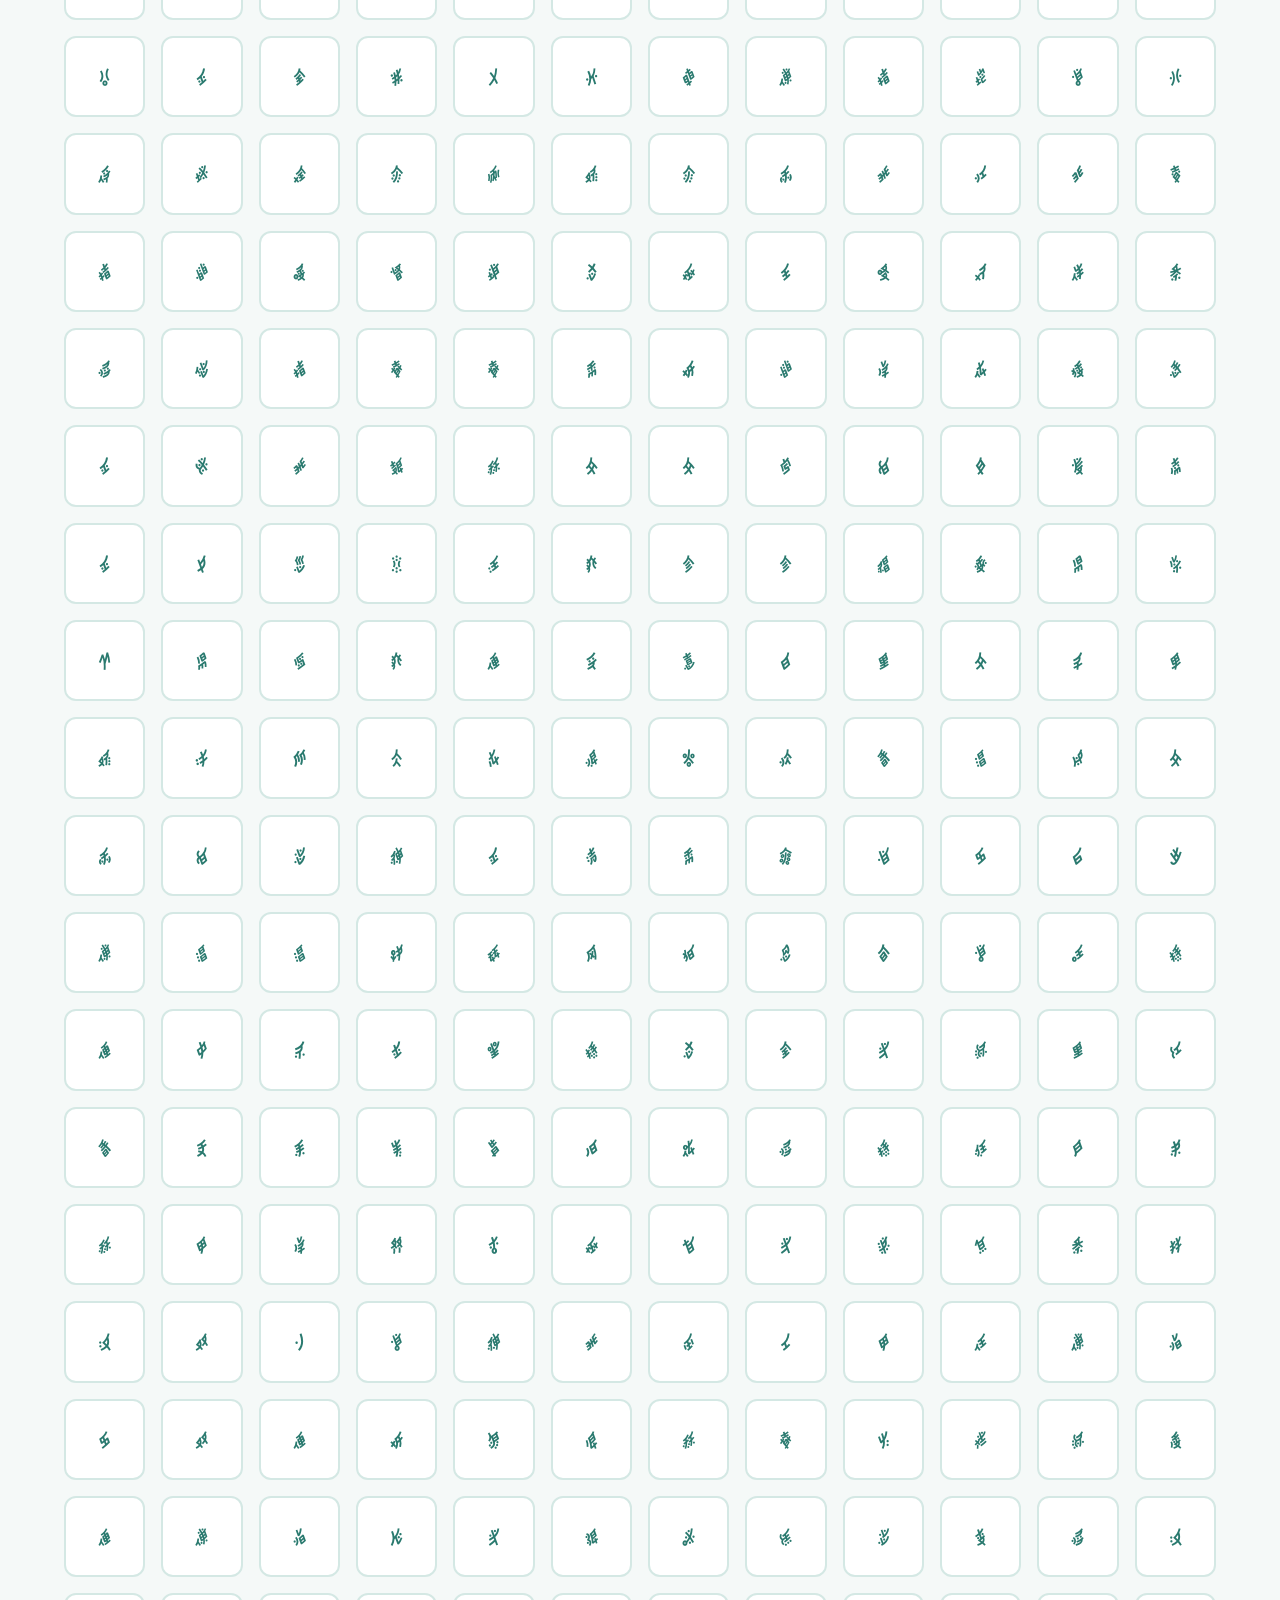
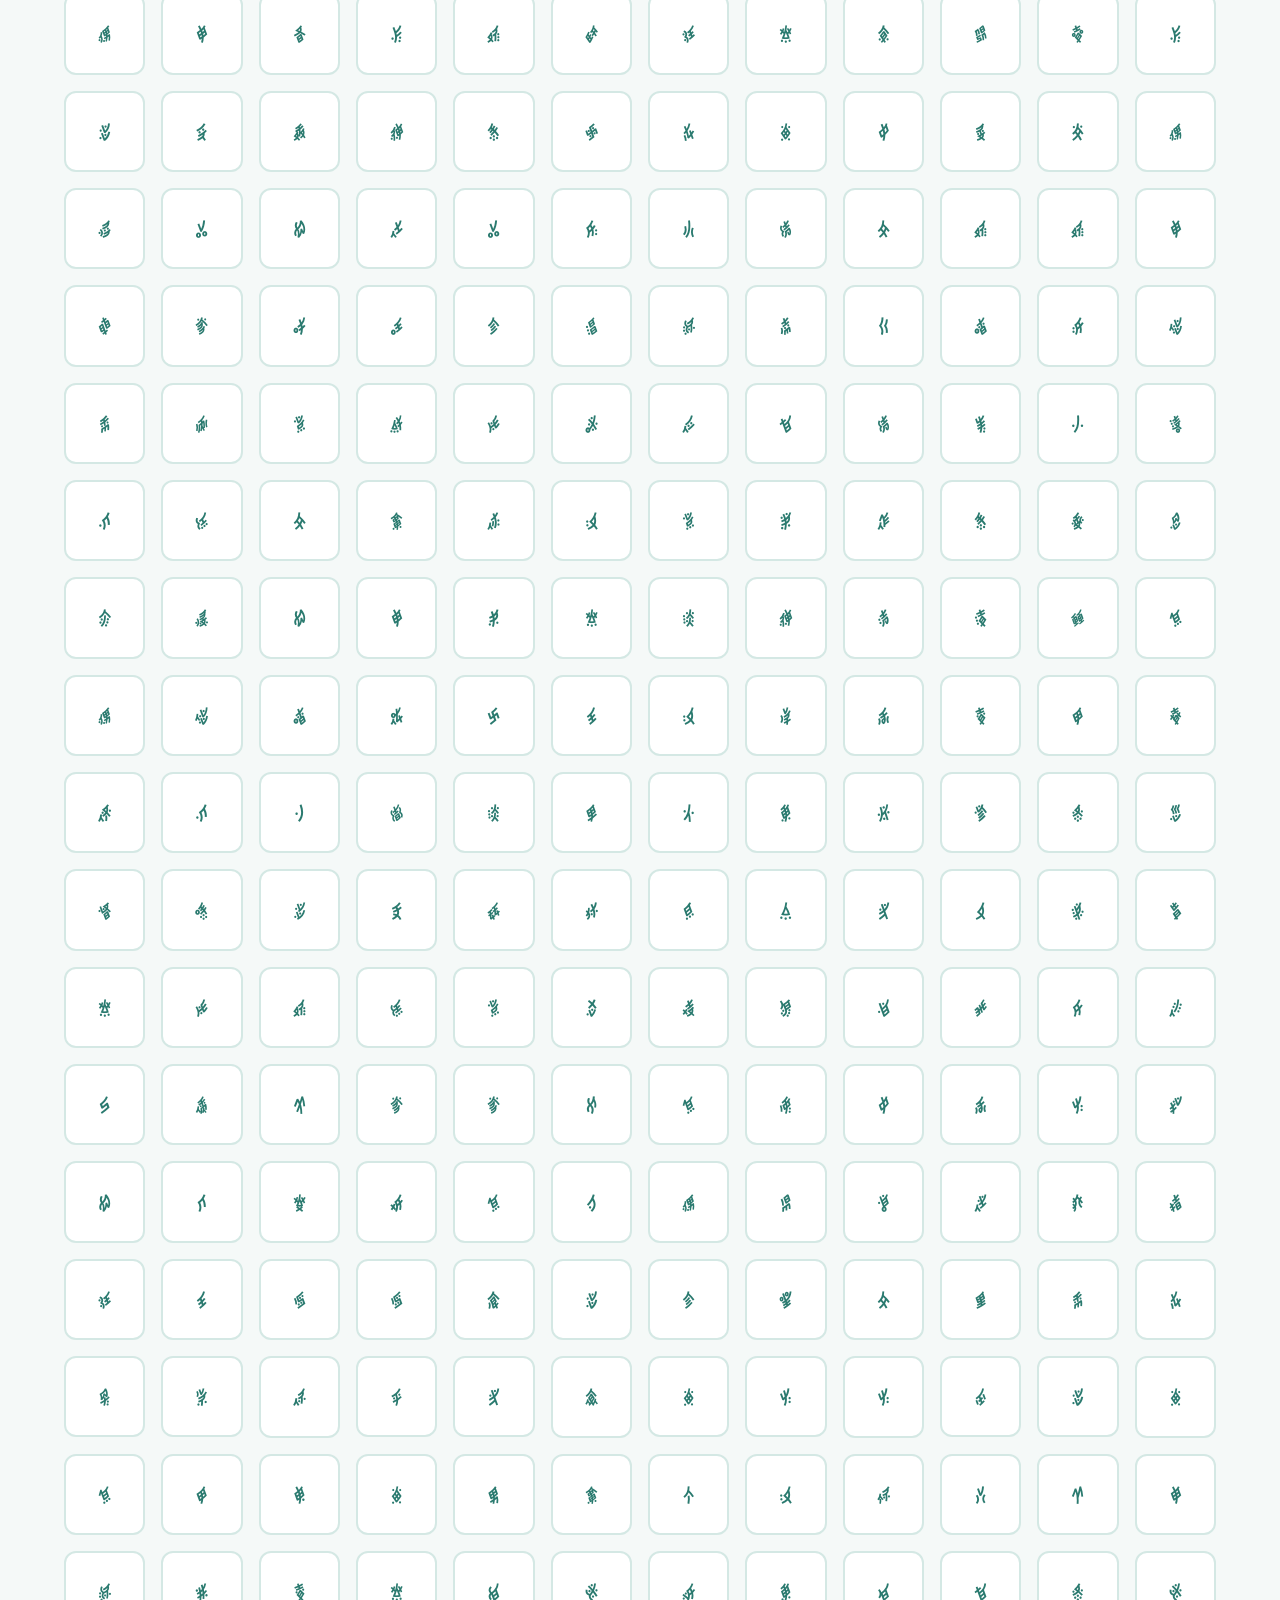
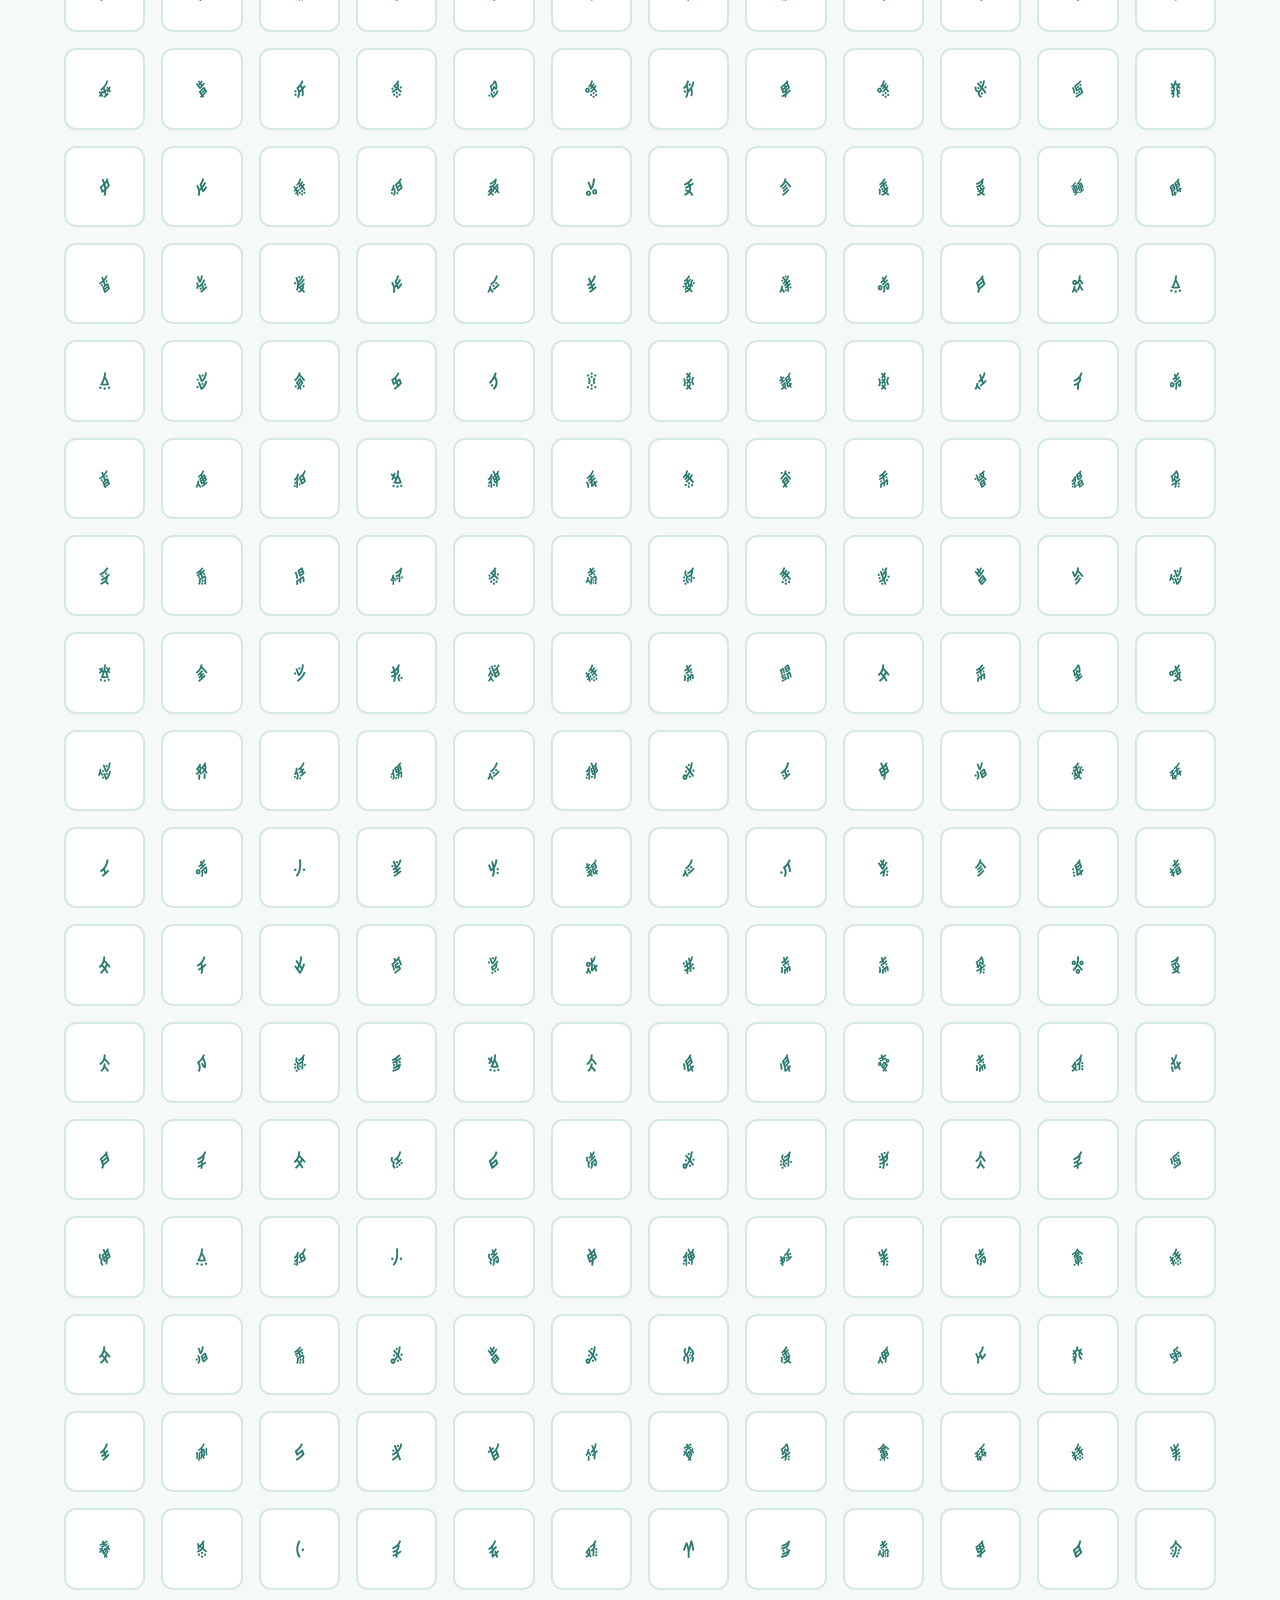
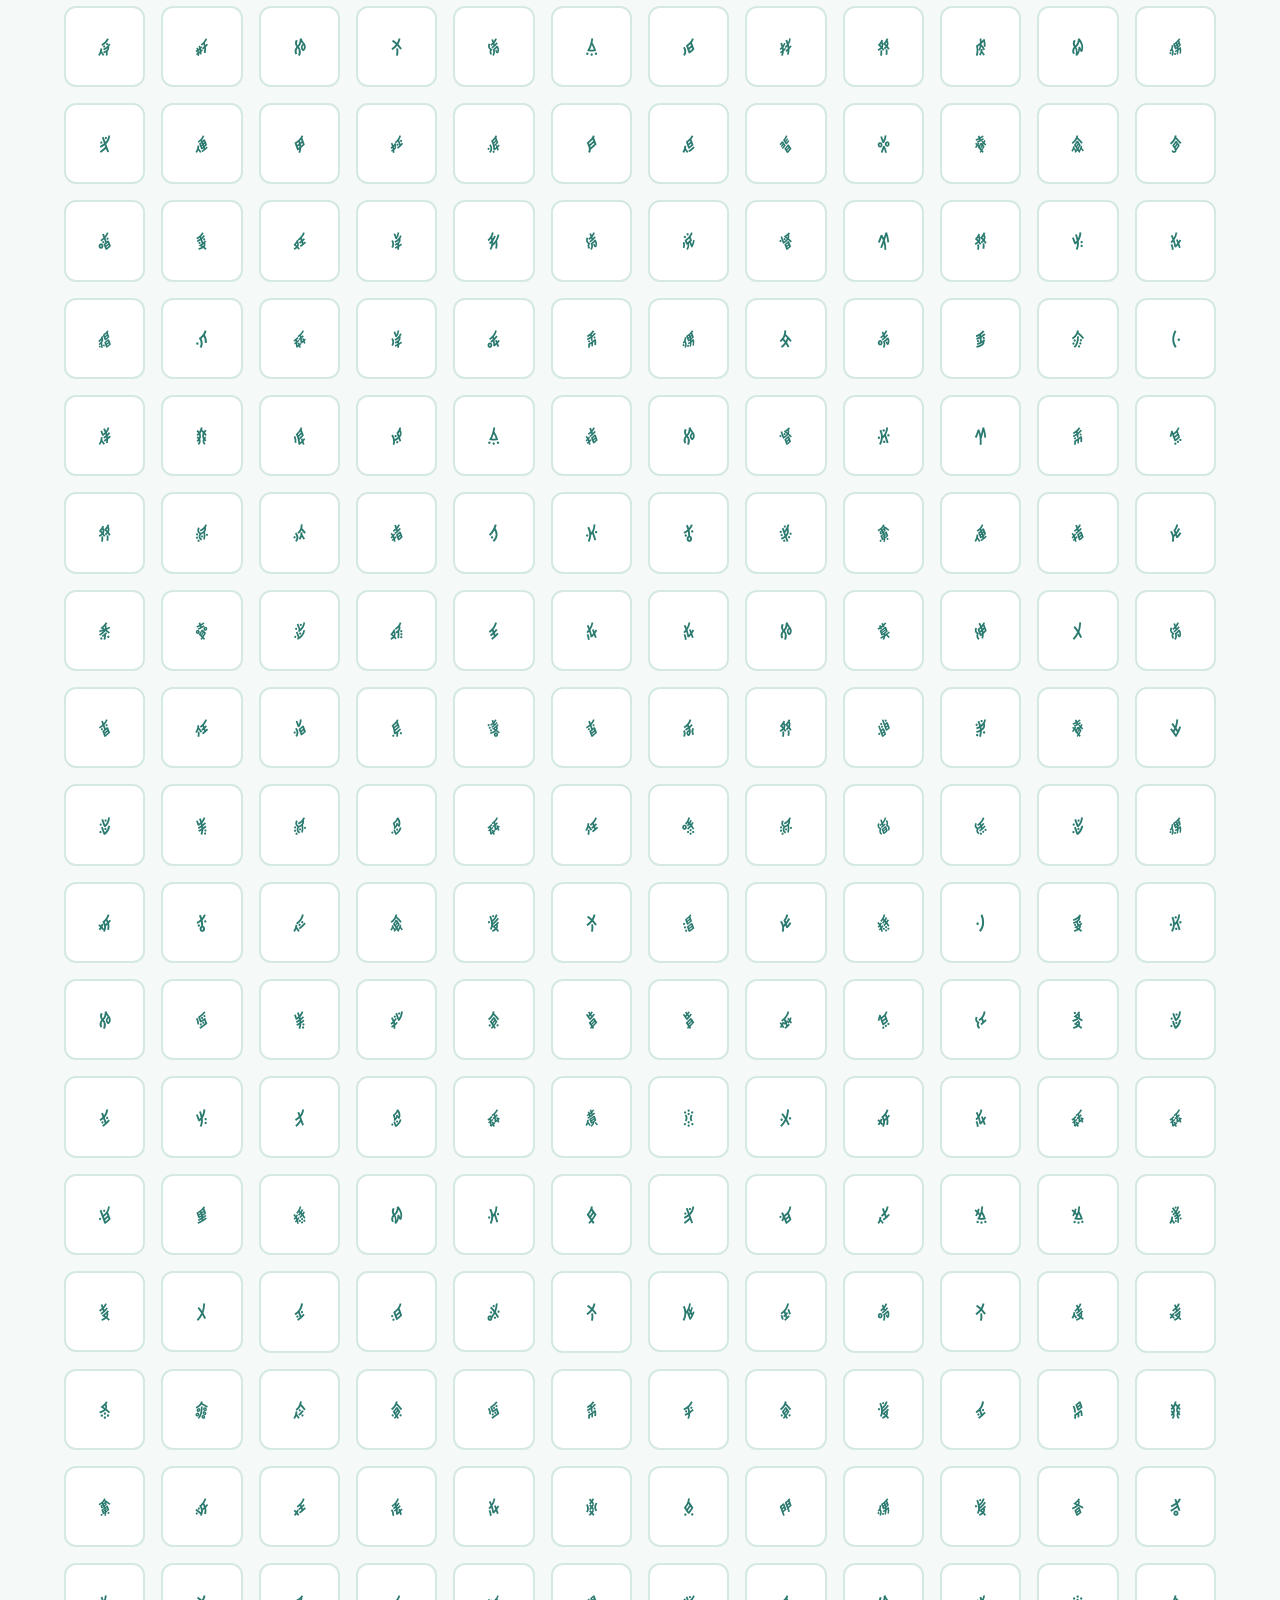
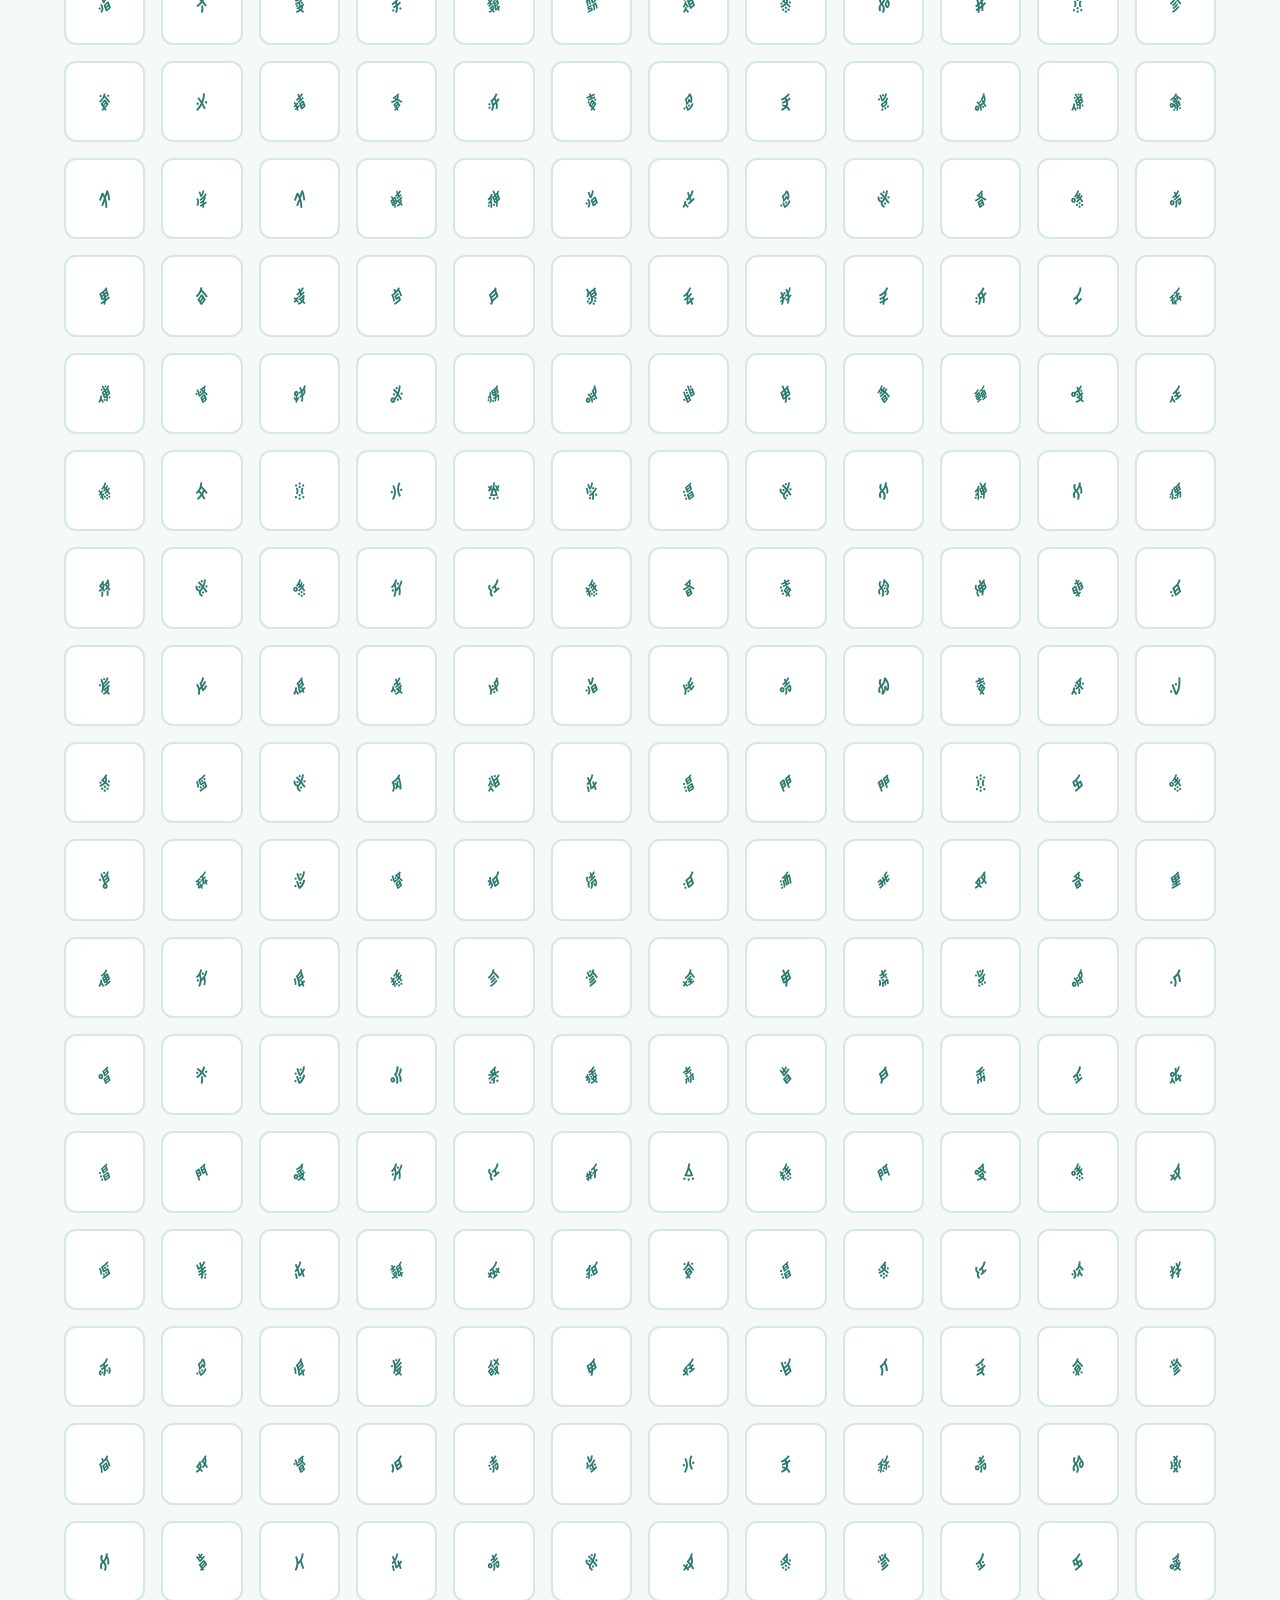
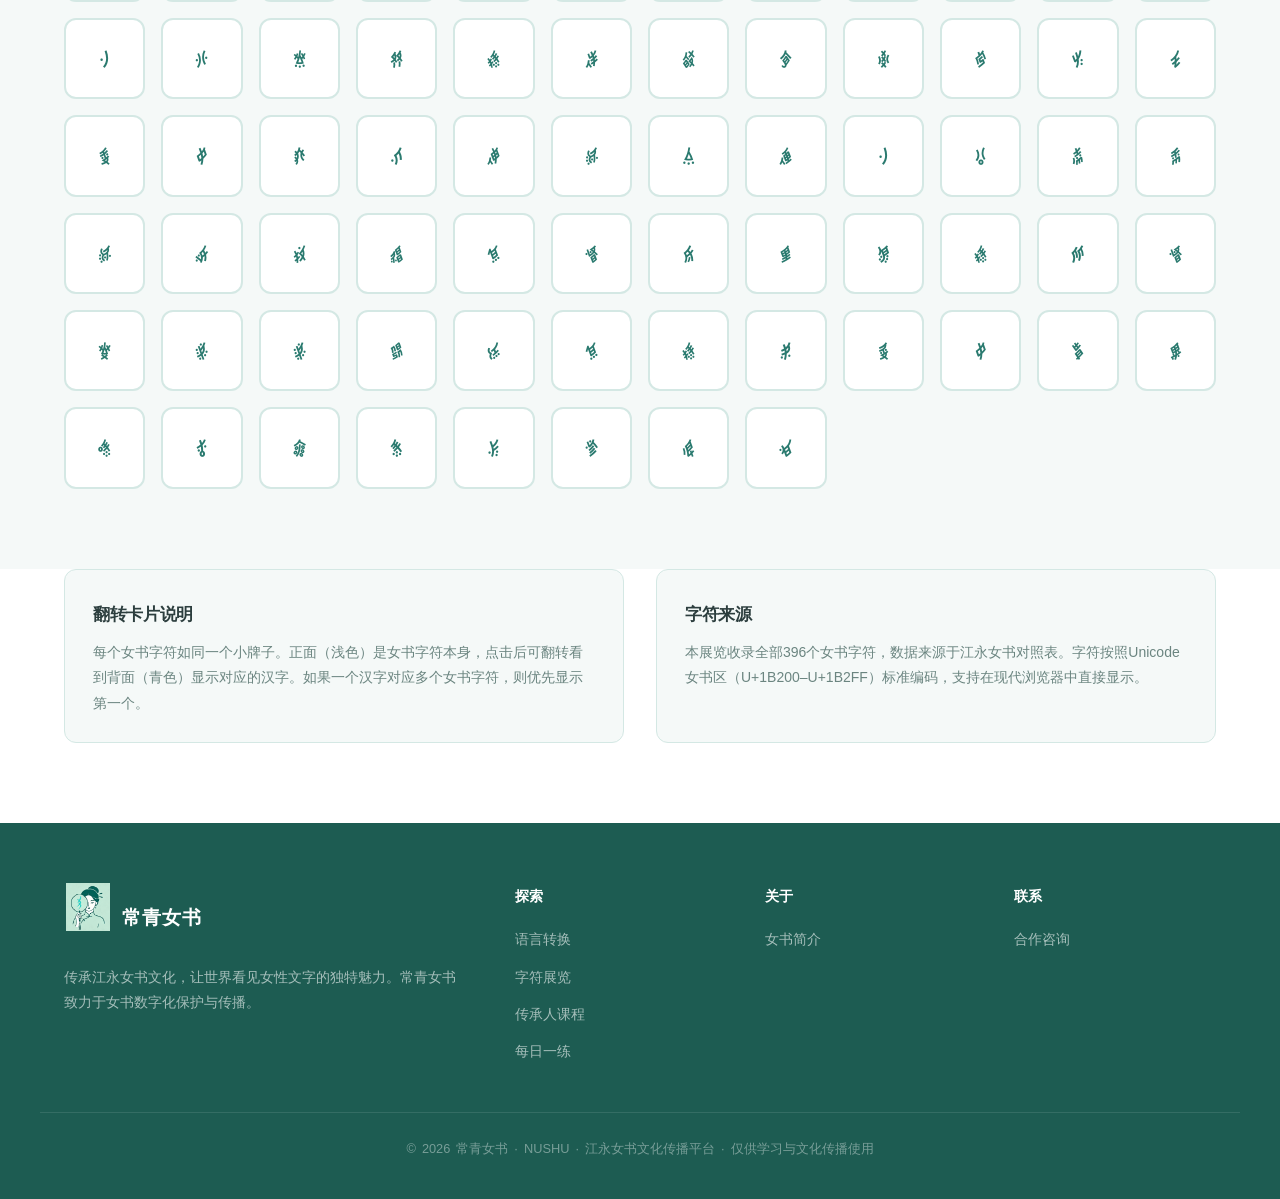
<file: gallery.html>
<!DOCTYPE html>
<html lang="zh-CN">
<head>  <meta charset="UTF-8">
  <meta name="viewport" content="width=device-width, initial-scale=1.0">
  <title data-i18n="brand_title_gallery">字符展览 · changqingnvshu</title>
  <link rel="stylesheet" href="style.css">
</head>
<body>
  <!-- Header -->
  <header class="site-header" id="header">
    <div class="header-inner">
      <a href="index.html" class="logo">
        <img src="logo/51eb5cf89d91a5686490c070c5e32028.jpg" alt="changqingnvshu" data-i18n-alt="brand_name" class="logo-img">
        <span data-i18n="brand_name">changqingnvshu</span>
      </a>
      <nav class="main-nav" id="mainNav">
        <a href="index.html" class="nav-link" data-i18n="nav_home">首页</a>
        <a href="convert.html" class="nav-link" data-i18n="nav_convert">语言转换</a>
        <a href="gallery.html" class="nav-link active" data-i18n="nav_gallery">字符展览</a>
        <a href="courses.html" class="nav-link" data-i18n="nav_courses">传承人课程</a>
        <a href="practice.html" class="nav-link" data-i18n="nav_practice">每日一练</a>
      </nav>
      <button class="menu-toggle" id="menuToggle" aria-label="菜单">
        <span class="hamburger"></span>
      </button>
    </div>
  </header>

  <!-- Page Hero -->
  <section class="page-hero">
    <div class="container page-hero-content">
      <div class="section-tag" data-i18n="nav_gallery">字符展览</div>
      <h1><span data-i18n="brand_name">changqingnvshu</span> · <span class="nushu-char nushu-global">396</span><span data-i18n="gallery_chars">字符</span></h1>
      <p data-i18n="gallery_desc">396个女书字符，每一个都是一段历史。点击字符翻转卡片，查看对应的汉字与释义。</p>
    </div>
  </section>

  <!-- Gallery -->
  <section class="gallery-section">
    <div class="container">
      <div class="gallery-controls">
        <div>
          <h2 style="font-size: 1.3rem; margin-bottom: 4px;" data-i18n="gallery_title">女书字符表</h2>
          <p style="font-size: 0.875rem; color: var(--text-light);">共 <span id="charCount">396</span> <span data-i18n="gallery_chars">个字符</span></p>
        </div>
        <div class="search-box">
          <span class="search-icon">
            <svg width="16" height="16" viewBox="0 0 24 24" fill="none" stroke="currentColor" stroke-width="2" stroke-linecap="round" stroke-linejoin="round"><circle cx="11" cy="11" r="8"/><line x1="21" y1="21" x2="16.65" y2="16.65"/></svg>
          </span>
          <input type="text" id="searchInput" data-i18n-placeholder="gallery_search_placeholder" placeholder="搜索汉字，如：女">
        </div>
      </div>

      <div class="char-grid" id="charGrid"></div>
    </div>
  </section>

  <!-- Legend -->
  <section style="padding: 0 0 80px; background: white;">
    <div class="container">
      <div style="display: grid; grid-template-columns: 1fr 1fr; gap: 32px; margin-top: 0;">
        <div style="padding: 28px; background: var(--bg); border-radius: var(--radius); border: 1px solid var(--border);">
          <h3 style="font-size: 1.05rem; margin-bottom: 12px;" data-i18n="gallery_flip_title">翻转卡片说明</h3>
          <p style="font-size: 0.875rem; color: var(--text-light); line-height: 1.8;" data-i18n="gallery_flip_desc">每个女书字符如同一个小牌子。正面（浅色）是女书字符本身，点击后可翻转看到背面（青色）显示对应的汉字。如果一个汉字对应多个女书字符，则优先显示第一个。</p>
        </div>
        <div style="padding: 28px; background: var(--bg); border-radius: var(--radius); border: 1px solid var(--border);">
          <h3 style="font-size: 1.05rem; margin-bottom: 12px;" data-i18n="gallery_source_title">字符来源</h3>
          <p style="font-size: 0.875rem; color: var(--text-light); line-height: 1.8;" data-i18n="gallery_source_desc">本展览收录全部396个女书字符，数据来源于江永女书对照表。字符按照Unicode女书区（U+1B200–U+1B2FF）标准编码，支持在现代浏览器中直接显示。</p>
        </div>
      </div>
    </div>
  </section>

  <!-- Footer -->
  <footer class="site-footer">
    <div class="footer-inner">
      <div class="footer-brand">
        <a href="index.html" class="logo"><img src="logo/51eb5cf89d91a5686490c070c5e32028.jpg" alt="changqingnvshu" data-i18n-alt="brand_name" class="footer-logo-img"><span data-i18n="brand_name">changqingnvshu</span></a>
        <p data-i18n="footer_desc">传承江永女书文化，让世界看见女性文字的独特魅力。</p>
      </div>
      <div class="footer-col">
        <h4 data-i18n="footer_explore">探索</h4>
        <ul>
          <li><a href="convert.html" data-i18n="nav_convert">语言转换</a></li>
          <li><a href="gallery.html" data-i18n="nav_gallery">字符展览</a></li>
          <li><a href="courses.html" data-i18n="nav_courses">传承人课程</a></li>
          <li><a href="practice.html" data-i18n="nav_practice">每日一练</a></li>
        </ul>
      </div>
      <div class="footer-col">
        <h4 data-i18n="footer_about">关于</h4>
        <ul><li><a href="index.html#about" data-i18n="footer_about_link">女书简介</a></li></ul>
      </div>
      <div class="footer-col">
        <h4 data-i18n="footer_contact">联系</h4>
        <ul><li><a href="#" data-i18n="footer_coop_link">合作咨询</a></li></ul>
      </div>
    </div>
    <div class="footer-bottom"><span data-i18n="footer_copyright">© 2026 常青女书 · NUSHU · 江永女书文化传播平台 · 仅供学习与文化传播使用</span></div>
  </footer>

  <script src="app.js"></script>
  <script>
    // Gallery page i18n
    Object.assign(I18N.zh, {
      gallery_chars: '个字符', gallery_desc: '396个女书字符，每一个都是一段历史。点击字符翻转卡片，查看对应的汉字与释义。',
      gallery_title: '女书字符表', gallery_flip_title: '翻转卡片说明',
      gallery_flip_desc: '每个女书字符如同一个小牌子。正面（浅色）是女书字符本身，点击后可翻转看到背面（青色）显示对应的汉字。如果一个汉字对应多个女书字符，则优先显示第一个。',
      gallery_source_title: '字符来源',
      gallery_source_desc: '本展览收录全部396个女书字符，数据来源于江永女书对照表。字符按照Unicode女书区（U+1B200–U+1B2FF）标准编码，支持在现代浏览器中直接显示。',
      gallery_search_placeholder: '搜索汉字，如：女',
      gallery_empty: '未找到匹配的女书字符',
    });
    Object.assign(I18N.en, {
      gallery_chars: ' characters', gallery_desc: '396 Nüshu characters — each one is a piece of history. Click any card to flip it and see the corresponding Chinese character.',
      gallery_title: 'Nüshu Character Table', gallery_flip_title: 'How to Use',
      gallery_flip_desc: 'Each Nüshu character is displayed like a tile. The front (light) shows the Nüshu character itself; click to flip and see the corresponding Chinese character on the back (teal).',
      gallery_source_title: 'Data Source',
      gallery_source_desc: 'This exhibition covers all 396 Nüshu characters, sourced from the Jiangyong Nüshu reference table. Characters are encoded in Unicode Nüshu block (U+1B200–U+1B2FF) and display directly in modern browsers.',
      gallery_search_placeholder: 'Search by Chinese, e.g. 女',
      gallery_empty: 'No matching Nüshu characters found',
    });
    Object.assign(I18N.nushu, {
      gallery_chars: '𛊰', gallery_desc: '𛊛𛇺𛊰𛊛𛇺𛊰𛊛𛇺𛊰。',
      gallery_title: '𛊛𛇺𛊰', gallery_flip_title: '𛊛𛇺𛊰',
      gallery_flip_desc: '𛊛𛇺𛊰𛊛𛇺𛊰𛊛𛇺𛊰𛊛𛇺𛊰。',
      gallery_source_title: '𛊛𛇺𛊰', gallery_source_desc: '𛊛𛇺𛊰𛊛𛇺𛊰𛊛𛇺𛊰。',
      gallery_search_placeholder: '𛊛𛇺，𛆁',
      gallery_empty: '𛊰𛊰𛊰𛊛𛇺𛊰',
    });

    async function onLangChange(lang) {
      const t = I18N[lang] || I18N.zh;
      const searchInput = document.getElementById('searchInput');
      if (searchInput) {
        searchInput.placeholder = t.gallery_search_placeholder || '搜索汉字，如：女';
      }
      await loadNushuData();
      renderGallery(NUSHU_DATA);
    }

    const grid = document.getElementById('charGrid');
    const searchInput = document.getElementById('searchInput');

    function renderGallery(data) {
      if (!data || data.length === 0) {
        grid.innerHTML = `<div class="gallery-empty" data-i18n="gallery_empty">未找到匹配的女书字符</div>`;
        document.getElementById('charCount').textContent = 0;
        return;
      }
      document.getElementById('charCount').textContent = data.length;
      grid.innerHTML = data.map((item) => `
        <div class="char-card" data-hanzi="${item.hanzi}" onclick="this.classList.toggle('flipped')">
          <div class="char-card-inner">
            <div class="char-front nushu-char nushu-global">${item.nushu[0]}</div>
            <div class="char-back">
              <div class="chu-char nushu-char nushu-global">${item.hanzi}</div>
              <div class="chu-note nushu-global">${item.nushu.length > 1 ? item.nushu.slice(1).join(' ') : ''}</div>
            </div>
          </div>
        </div>
      `).join('');
    }

    async function init() {
      await loadNushuData();
      renderGallery(NUSHU_DATA);
    }
    init();

    let searchTimer;
    searchInput.addEventListener('input', async () => {
      clearTimeout(searchTimer);
      searchTimer = setTimeout(async () => {
        await loadNushuData();
        const q = searchInput.value.trim();
        if (!q) {
          renderGallery(NUSHU_DATA);
          return;
        }
        const filtered = NUSHU_DATA.filter(item =>
          item.hanzi.includes(q) ||
          item.nushu.some(n => n.includes(q))
        );
        renderGallery(filtered);
      }, 200);
    });
  </script>
</body>
</html>
</file>
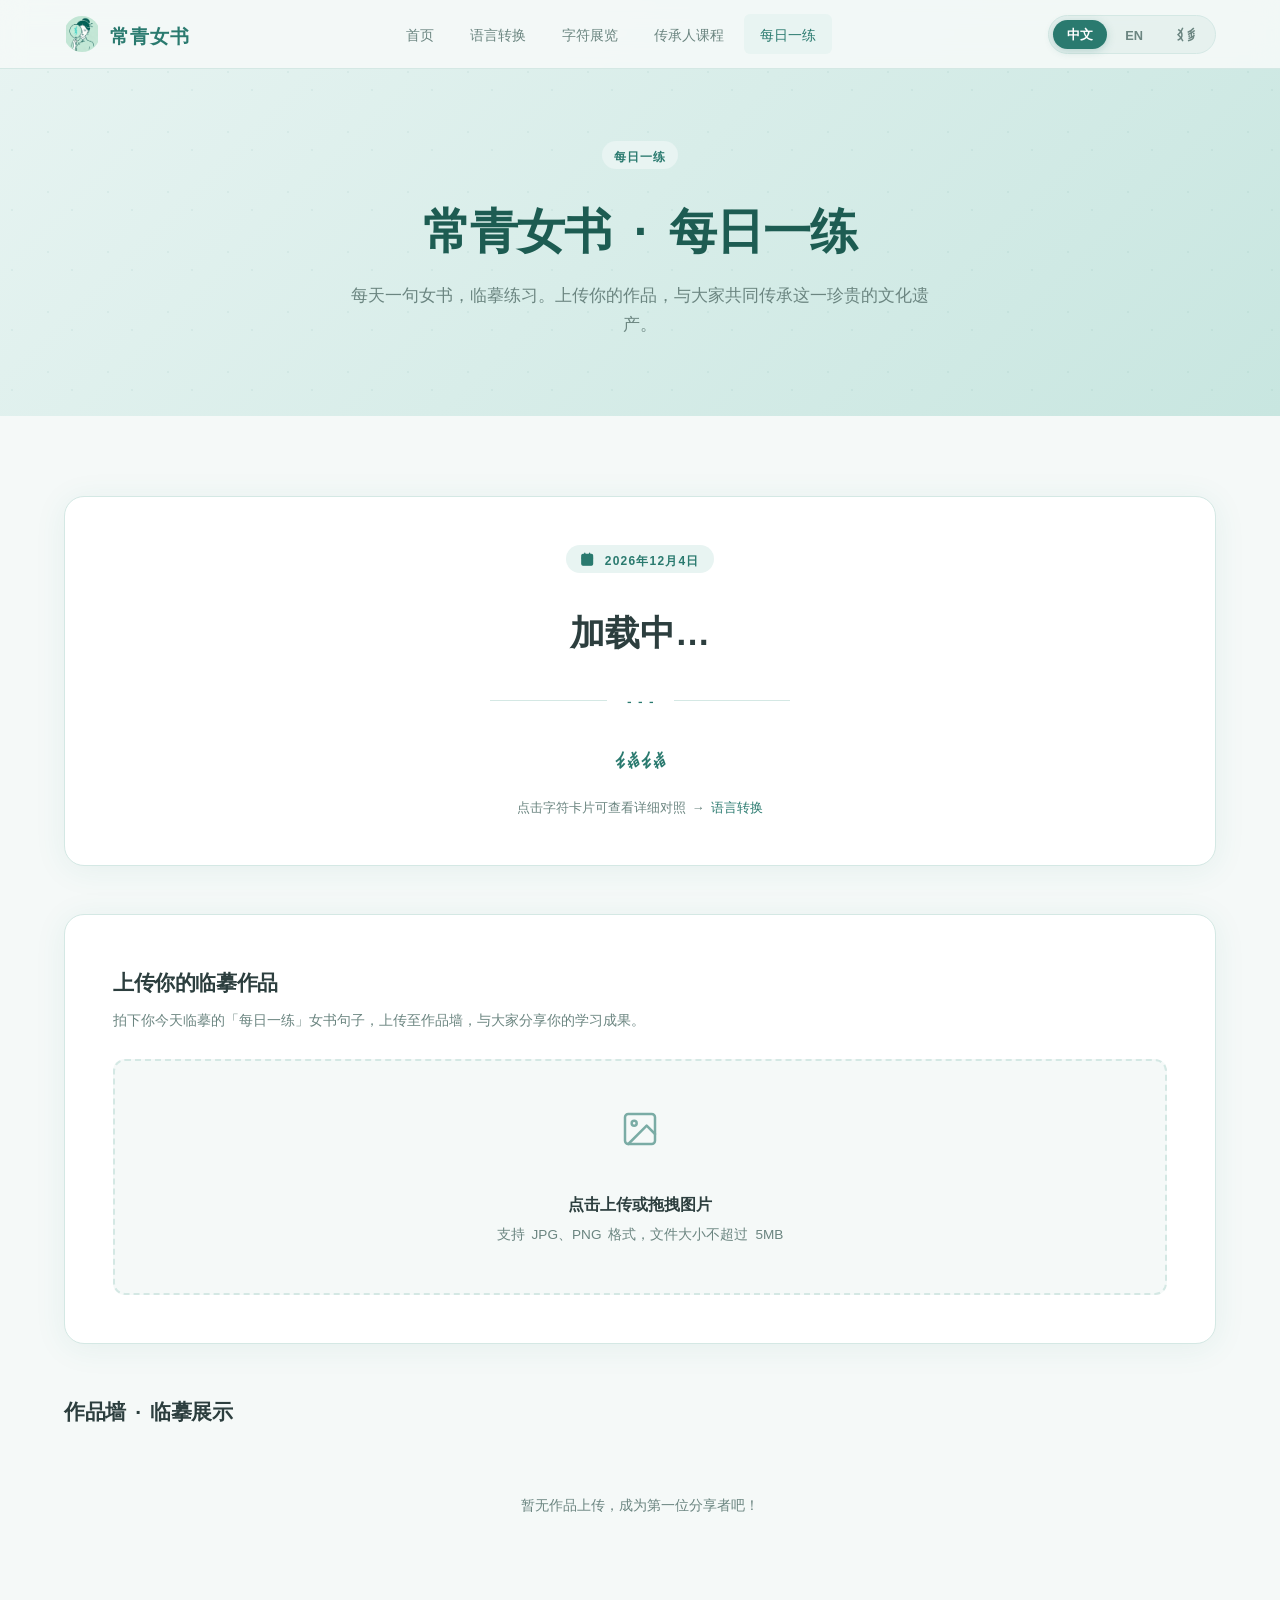
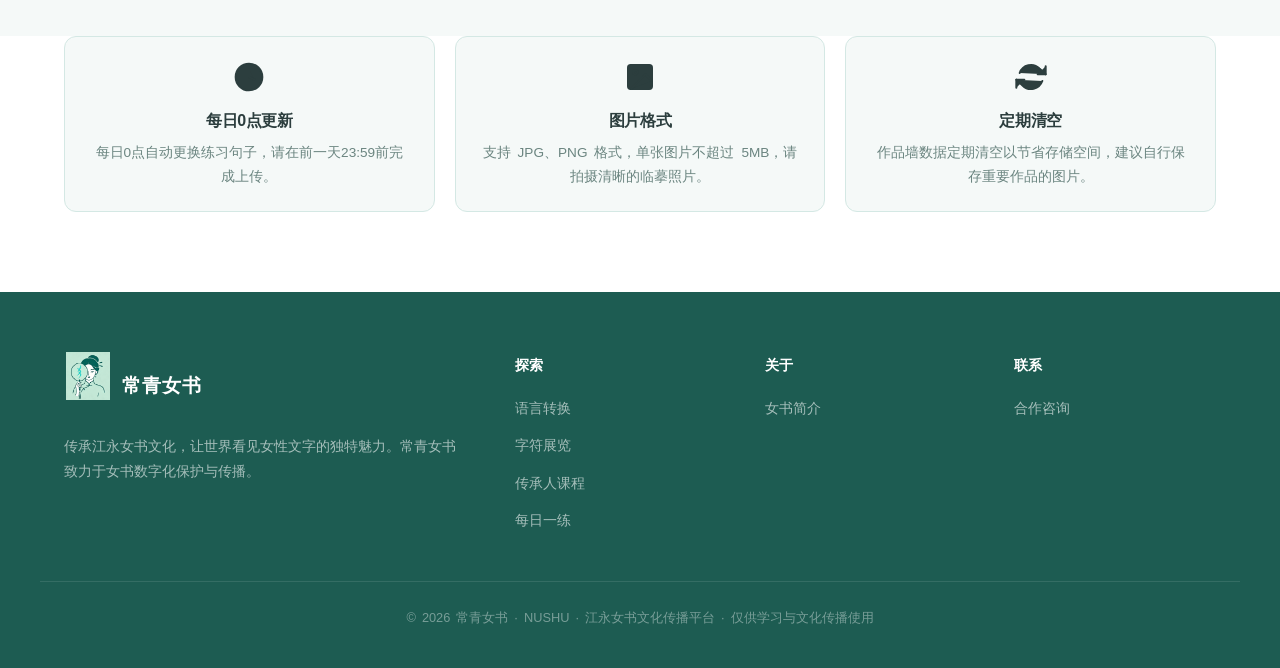
<file: practice.html>
<!DOCTYPE html>
<html lang="zh-CN">
<head>  <meta charset="UTF-8">
  <meta name="viewport" content="width=device-width, initial-scale=1.0">
  <title data-i18n="brand_title_practice">每日一练 · changqingnvshu</title>
  <link rel="stylesheet" href="style.css">
</head>
<body>
  <!-- Header -->
  <header class="site-header" id="header">
    <div class="header-inner">
      <a href="index.html" class="logo"><img src="logo/51eb5cf89d91a5686490c070c5e32028.jpg" alt="changqingnvshu" data-i18n-alt="brand_name" class="logo-img"><span data-i18n="brand_name">changqingnvshu</span></a>
      <nav class="main-nav" id="mainNav">
        <a href="index.html" class="nav-link" data-i18n="nav_home">首页</a>
        <a href="convert.html" class="nav-link" data-i18n="nav_convert">语言转换</a>
        <a href="gallery.html" class="nav-link" data-i18n="nav_gallery">字符展览</a>
        <a href="courses.html" class="nav-link" data-i18n="nav_courses">传承人课程</a>
        <a href="practice.html" class="nav-link active" data-i18n="nav_practice">每日一练</a>
      </nav>
      <button class="menu-toggle" id="menuToggle" aria-label="Menu" data-i18n-aria="aria_menu"><span class="hamburger"></span></button>
    </div>
  </header>

  <!-- Page Hero -->
  <section class="page-hero">
    <div class="container page-hero-content">
      <div class="section-tag" data-i18n="nav_practice">每日一练</div>
      <h1><span data-i18n="brand_name">changqingnvshu</span> · <span data-i18n="nav_practice">每日一练</span></h1>
      <p data-i18n="practice_hero_desc">每天一句女书，临摹练习。上传你的作品，与大家共同传承这一珍贵的文化遗产。</p>
    </div>
  </section>

  <!-- Practice -->
  <section class="practice-section">
    <div class="container">
      <!-- Daily Sentence -->
      <div class="daily-sentence" id="dailySentence">
        <div class="daily-label">
          <svg class="icon icon-sm" viewBox="0 0 24 24" fill="none" stroke="currentColor" stroke-width="2" stroke-linecap="round" stroke-linejoin="round"><rect x="3" y="4" width="18" height="18" rx="2"/><line x1="16" y1="2" x2="16" y2="6"/><line x1="8" y1="2" x2="8" y2="6"/><line x1="3" y1="10" x2="21" y2="10"/></svg>
          <span id="todayDate"></span>
        </div>
        <div class="daily-hanzi" id="dailyHanzi" data-i18n="practice_loading">加载中…</div>
        <div class="daily-sep"><span class="daily-sep-arrow" data-i18n="practice_sep">- - -</span></div>
        <div class="daily-nushu nushu-char nushu-global" id="dailyNushu">…</div>
        <p class="daily-date"><span data-i18n="practice_hint">点击字符卡片可查看详细对照 →</span> <a href="convert.html" data-i18n="nav_convert" style="color: var(--primary);">语言转换</a></p>
      </div>

      <!-- Upload Section -->
      <div class="upload-section">
        <h3 data-i18n="upload_title">上传你的临摹作品</h3>
        <p data-i18n="upload_desc">拍下你今天临摹的「每日一练」女书句子，上传至作品墙，与大家分享你的学习成果。</p>

        <div class="upload-zone" id="uploadZone">
          <input type="file" id="fileInput" accept="image/*">
          <div class="upload-icon">
            <svg class="upload-icon-svg" viewBox="0 0 24 24" fill="none" stroke="currentColor" stroke-width="1.5" stroke-linecap="round" stroke-linejoin="round">
              <rect x="3" y="3" width="18" height="18" rx="2"/>
              <circle cx="8.5" cy="8.5" r="1.5"/>
              <polyline points="21 15 16 10 5 21"/>
            </svg>
          </div>
          <h4 data-i18n="upload_drag_title">点击上传或拖拽图片</h4>
          <p data-i18n="upload_drag_desc">支持 JPG、PNG 格式，文件大小不超过 5MB<br><span data-i18n="upload_deadline">每天 0 点前截止，逾期请次日再上传</span></p>
        </div>

        <div class="upload-preview" id="uploadPreview">
          <img id="previewImg" alt="Preview" data-i18n-alt="upload_preview_alt">
          <div style="display: flex; gap: 12px; justify-content: center; flex-wrap: wrap;">
            <input type="text" id="uploaderName" data-i18n-placeholder="uploader_placeholder" placeholder="你的名字（选填）" style="padding: 10px 16px; border: 2px solid var(--border); border-radius: var(--radius); font-size: 0.9rem; font-family: inherit; flex: 1; max-width: 200px;">
            <button class="btn btn-primary" id="submitBtn" data-i18n="submit_btn">提交作品</button>
            <button class="btn btn-outline" id="cancelBtn" data-i18n="cancel_btn">取消</button>
          </div>
        </div>
      </div>

      <!-- Submissions Gallery -->
      <div class="submissions-gallery">
        <h3 data-i18n="submissions_title">作品墙 · 临摹展示</h3>
        <div class="submissions-grid" id="submissionsGrid"></div>
        <div id="emptySubmissions" data-i18n="submissions_empty" style="text-align: center; padding: 40px; color: var(--text-light); font-size: 0.9rem;">
          暂无作品上传，成为第一位分享者吧！
        </div>
      </div>
    </div>
  </section>

  <!-- Rules -->
  <section style="padding: 0 0 80px; background: white;">
    <div class="container">
      <div style="display: grid; grid-template-columns: repeat(3, 1fr); gap: 20px;">
        <div style="padding: 24px; background: var(--bg); border-radius: var(--radius); border: 1px solid var(--border); text-align: center;">
          <svg class="icon icon-lg" viewBox="0 0 24 24" fill="none" stroke="currentColor" stroke-width="1.5" stroke-linecap="round" stroke-linejoin="round" style="display:block;margin:0 auto 12px;"><circle cx="12" cy="12" r="10"/><polyline points="12 6 12 12 16 14"/></svg>
          <h3 style="font-size: 1rem; margin-bottom: 8px;" data-i18n="rule1_title">每日0点更新</h3>
          <p style="font-size: 0.85rem; color: var(--text-light);" data-i18n="rule1_desc">每日0点自动更换练习句子，请在前一天23:59前完成上传。</p>
        </div>
        <div style="padding: 24px; background: var(--bg); border-radius: var(--radius); border: 1px solid var(--border); text-align: center;">
          <svg class="icon icon-lg" viewBox="0 0 24 24" fill="none" stroke="currentColor" stroke-width="1.5" stroke-linecap="round" stroke-linejoin="round" style="display:block;margin:0 auto 12px;"><rect x="3" y="3" width="18" height="18" rx="2"/><circle cx="8.5" cy="8.5" r="1.5"/><polyline points="21 15 16 10 5 21"/></svg>
          <h3 style="font-size: 1rem; margin-bottom: 8px;" data-i18n="rule2_title">图片格式</h3>
          <p style="font-size: 0.85rem; color: var(--text-light);" data-i18n="rule2_desc">支持 JPG、PNG 格式，单张图片不超过 5MB，请拍摄清晰的临摹照片。</p>
        </div>
        <div style="padding: 24px; background: var(--bg); border-radius: var(--radius); border: 1px solid var(--border); text-align: center;">
          <svg class="icon icon-lg" viewBox="0 0 24 24" fill="none" stroke="currentColor" stroke-width="1.5" stroke-linecap="round" stroke-linejoin="round" style="display:block;margin:0 auto 12px;"><polyline points="23 4 23 10 17 10"/><polyline points="1 20 1 14 7 14"/><path d="M3.51 9a9 9 0 0 1 14.85-3.36L23 10M1 14l4.64 4.36A9 9 0 0 0 20.49 15"/></svg>
          <h3 style="font-size: 1rem; margin-bottom: 8px;" data-i18n="rule3_title">定期清空</h3>
          <p style="font-size: 0.85rem; color: var(--text-light);" data-i18n="rule3_desc">作品墙数据定期清空以节省存储空间，建议自行保存重要作品的图片。</p>
        </div>
      </div>
    </div>
  </section>

  <!-- Footer -->
  <footer class="site-footer">
    <div class="footer-inner">
      <div class="footer-brand">
        <a href="index.html" class="logo"><img src="logo/51eb5cf89d91a5686490c070c5e32028.jpg" alt="changqingnvshu" data-i18n-alt="brand_name" class="footer-logo-img"><span data-i18n="brand_name">changqingnvshu</span></a>
        <p data-i18n="footer_desc">传承江永女书文化，让世界看见女性文字的独特魅力。</p>
      </div>
      <div class="footer-col">
        <h4 data-i18n="footer_explore">探索</h4>
        <ul>
          <li><a href="convert.html" data-i18n="nav_convert">语言转换</a></li>
          <li><a href="gallery.html" data-i18n="nav_gallery">字符展览</a></li>
          <li><a href="courses.html" data-i18n="nav_courses">传承人课程</a></li>
          <li><a href="practice.html" data-i18n="nav_practice">每日一练</a></li>
        </ul>
      </div>
      <div class="footer-col">
        <h4 data-i18n="footer_about">关于</h4>
        <ul><li><a href="index.html#about" data-i18n="footer_about_link">女书简介</a></li></ul>
      </div>
      <div class="footer-col">
        <h4 data-i18n="footer_contact">联系</h4>
        <ul><li><a href="#" data-i18n="footer_coop_link">合作咨询</a></li></ul>
      </div>
    </div>
    <div class="footer-bottom"><span data-i18n="footer_copyright">© 2026 常青女书 · NUSHU · 江永女书文化传播平台 · 仅供学习与文化传播使用</span></div>
  </footer>

  <script src="app.js"></script>
  <script>
    // Practice page i18n
    Object.assign(I18N.zh, {
      practice_hero_desc: '每天一句女书，临摹练习。上传你的作品，与大家共同传承这一珍贵的文化遗产。',
      upload_title: '上传你的临摹作品', upload_desc: '拍下你今天临摹的「每日一练」女书句子，上传至作品墙，与大家分享你的学习成果。',
      upload_drag_title: '点击上传或拖拽图片', upload_drag_desc: '支持 JPG、PNG 格式，文件大小不超过 5MB',
      upload_deadline: '每天 0 点前截止，逾期请次日再上传',
      uploader_placeholder: '你的名字（选填）', submit_btn: '提交作品', cancel_btn: '取消',
      submissions_title: '作品墙 · 临摹展示', submissions_empty: '暂无作品上传，成为第一位分享者吧！',
      practice_hint: '点击字符卡片可查看详细对照 →',
      rule1_title: '每日0点更新', rule1_desc: '每日0点自动更换练习句子，请在前一天23:59前完成上传。',
      rule2_title: '图片格式', rule2_desc: '支持 JPG、PNG 格式，单张图片不超过 5MB，请拍摄清晰的临摹照片。',
      rule3_title: '定期清空', rule3_desc: '作品墙数据定期清空以节省存储空间，建议自行保存重要作品的图片。',
      submit_success: '提交成功！感谢你的临摹作品。',
      upload_size_error: '图片大小不能超过 5MB',
      upload_preview_alt: '预览', submission_img_alt: '临摹作品',
      submit_anonymous: '匿名习字者',
      practice_loading: '加载中…',
      practice_sep: '- - -',
      practice_today_label: '今日练习',
      practice_year: '年', practice_month: '月', practice_day: '日',
    });
    Object.assign(I18N.en, {
      practice_hero_desc: 'Practice one Nüshu sentence every day, upload your calligraphy, and join the community in preserving this cultural heritage.',
      upload_title: 'Upload Your Practice', upload_desc: 'Take a photo of your daily Nüshu practice and share it on the community wall.',
      upload_drag_title: 'Click to upload or drag & drop', upload_drag_desc: 'Supports JPG, PNG · Max 5MB per file',
      upload_deadline: 'Submissions close at midnight each day',
      uploader_placeholder: 'Your name (optional)', submit_btn: 'Submit', cancel_btn: 'Cancel',
      submissions_title: 'Gallery · Practice Showcase', submissions_empty: 'No submissions yet. Be the first to share!',
      practice_hint: 'Click any character card for details →',
      rule1_title: 'Updates at Midnight', rule1_desc: 'A new sentence is available each day. Submit before midnight.',
      rule2_title: 'Image Format', rule2_desc: 'JPG or PNG, max 5MB per image. Please upload a clear photo of your practice.',
      rule3_title: 'Periodic Cleanup', rule3_desc: 'Gallery data is periodically cleared to save storage. Please keep backups of your important works.',
      submit_success: 'Submission successful! Thank you for sharing your practice.',
      upload_size_error: 'Image size cannot exceed 5MB',
      upload_preview_alt: 'Preview', submission_img_alt: 'Practice work',
      submit_anonymous: 'Anonymous · Anonymous Practitioner',
      practice_loading: 'Loading…',
      practice_sep: '- - -',
      practice_today_label: "Today's Practice",
      practice_year: '', practice_month: '', practice_day: '',
    });
    Object.assign(I18N.nushu, {
      practice_hero_desc: '𛉟𛆤𛅰𛆘𛆁𛈬，𛇇𛋍𛈏𛆓。𛆈𛈆𛈪𛉘𛇍𛉞，𛆱𛅻𛉊𛈌𛊤𛈆𛋙𛋔𛅰𛆭𛋫𛉘𛆂𛅽𛅺𛊜。',
      upload_title: '𛆈𛈆𛈪𛉘𛇇𛋍𛇍𛉞', upload_desc: '𛇪𛅽𛈪𛆭𛆤𛇇𛋍𛉘「𛉟𛇈𛅰𛈏」𛆁𛈬𛆘𛆑，𛆈𛈆𛊝𛇍𛉞𛈽，𛆱𛅻𛉊𛆙𛉷𛈪𛉘𛉬𛆓𛈒𛇰。',
      upload_drag_title: '𛉸𛊐𛆈𛈆𛋶𛈢拽𛋥𛅶', upload_drag_desc: '𛆷𛋣 JPG、PNG 𛈅𛆈，𛆂𛇝𛅻𛅿𛆳𛉤𛉘 5MB',
      upload_deadline: '𛉟𛆤 0 𛉸𛋋𛋓𛆑，𛊢𛊻𛉁𛇠𛇈𛇥𛆈𛈆',
      uploader_placeholder: '𛈪𛉘𛇾𛈤（𛈒𛋊）', submit_btn: '𛊹𛆝𛇍𛉞', cancel_btn: '𛇂𛈨',
      submissions_title: '𛇍𛉞𛈽 · 𛇇𛋍𛊀𛆹', submissions_empty: '𛉾𛇯𛇍𛉞𛆈𛈆，𛈒𛆨𛆒𛅰𛆨𛆙𛉷𛈖𛇪！',
      practice_hint: '𛉸𛊐𛈤𛆖卡𛅶𛆄𛉗𛆣𛈽𛅿𛆬𛉔 →',
      rule1_title: '𛉟𛇈0𛉸𛆃𛇹', rule1_desc: '𛉟𛇈0𛉸𛈤𛆒𛆃𛊧𛈏𛆓𛆘𛆑，𛉁𛇥𛋋𛅰𛆤23:59𛋋𛆧𛈒𛆈𛈆。',
      rule2_title: '𛋥𛅶𛈅𛆈', rule2_desc: '𛆷𛋣 JPG、PNG 𛈅𛆈，𛆍𛈌𛋥𛅶𛆳𛉤𛉘 5MB，𛉁𛇪𛊍𛊭𛊈𛉘𛇇𛋍𛉔𛅶。',
      rule3_title: '𛉽𛊻𛊭𛉲', rule3_desc: '𛇍𛉞𛈽𛉅𛊐𛉽𛊻𛊭𛉲𛅺𛋓𛊜𛊶𛇭𛉲𛈸，𛇝𛅺𛈤𛇐𛉎𛊶𛊪𛅺𛇍𛉞𛉘𛋥𛅶。',
      submit_success: '𛊹𛆝𛈒𛆃！𛇕𛋮𛈪𛉘𛇇𛋍𛇍𛉞。',
      upload_size_error: '𛋥𛅶𛅻𛅿𛆳𛈷𛉤𛉘 5MB',
      upload_preview_alt: '𛊢𛋂', submission_img_alt: '𛇇𛋍𛇍𛉞',
      submit_anonymous: 'Anonymous · 𛰕𛇾𛆓𛠤𛠖',
      practice_loading: '𛊢𛊢𛊢…',
      practice_sep: '- - -',
      practice_today_label: '𛉟𛇈𛊢𛊢',
      practice_year: '𛊻', practice_month: '𛊻𛊰', practice_day: '𛊰',
    });

    function onLangChange(lang) {
      const t = I18N[lang] || I18N.zh;
      const uploadName = document.getElementById('uploaderName');
      if (uploadName) uploadName.placeholder = t.uploader_placeholder || '你的名字（选填）';

      // Update date format
      const today = new Date();
      const yearLabel = t.practice_year || '年';
      const monthLabel = t.practice_month || '月';
      const dayLabel = t.practice_day || '日';
      const dateEl = document.getElementById('todayDate');
      if (dateEl) dateEl.textContent = `${today.getFullYear()}${yearLabel}${today.getMonth()+1}${monthLabel}${today.getDate()}${dayLabel}`;

      // Update loading & sep
      const loadingEl = document.getElementById('dailyHanzi');
      if (loadingEl && t.practice_loading) loadingEl.textContent = t.practice_loading;
      const sepEl = document.querySelector('.daily-sep-arrow');
      if (sepEl && t.practice_sep) sepEl.textContent = t.practice_sep;

      renderSubmissions();
    }

    // ===== Daily Sentence =====
    (function() {
      const sentence = getDailySentence();
      const today = new Date();
      const t = I18N[currentLang] || I18N.zh;
      const yearLabel = t.practice_year || '年';
      const monthLabel = t.practice_month || '月';
      const dayLabel = t.practice_day || '日';
      document.getElementById('todayDate').textContent =
        `${today.getFullYear()}${yearLabel}${today.getMonth()+1}${monthLabel}${today.getDate()}${dayLabel}`;
      document.getElementById('dailyHanzi').textContent = sentence.hanzi;
      document.getElementById('dailyNushu').innerHTML = `<span class="nushu-char nushu-global">${sentence.nushu}</span>`;
    })();

    // ===== Upload Logic =====
    const uploadZone = document.getElementById('uploadZone');
    const fileInput = document.getElementById('fileInput');
    const preview = document.getElementById('uploadPreview');
    const previewImg = document.getElementById('previewImg');
    const submitBtn = document.getElementById('submitBtn');
    const cancelBtn = document.getElementById('cancelBtn');
    const uploaderName = document.getElementById('uploaderName');
    let uploadedFile = null;

    uploadZone.addEventListener('click', () => fileInput.click());
    uploadZone.addEventListener('dragover', e => { e.preventDefault(); uploadZone.classList.add('drag-over'); });
    uploadZone.addEventListener('dragleave', () => { uploadZone.classList.remove('drag-over'); });
    uploadZone.addEventListener('drop', e => {
      e.preventDefault();
      uploadZone.classList.remove('drag-over');
      const file = e.dataTransfer.files[0];
      if (file && file.type.startsWith('image/')) handleFile(file);
    });
    fileInput.addEventListener('change', e => {
      const file = e.target.files[0];
      if (file) handleFile(file);
    });

    function handleFile(file) {
      if (file.size > 5 * 1024 * 1024) { alert(I18N[currentLang]?.upload_size_error || '图片大小不能超过 5MB'); return; }
      uploadedFile = file;
      const reader = new FileReader();
      reader.onload = e => {
        previewImg.src = e.target.result;
        preview.classList.add('visible');
        uploadZone.style.display = 'none';
      };
      reader.readAsDataURL(file);
    }

    cancelBtn.addEventListener('click', () => {
      uploadedFile = null;
      fileInput.value = '';
      previewImg.src = '';
      preview.classList.remove('visible');
      uploadZone.style.display = 'block';
      uploaderName.value = '';
    });

    submitBtn.addEventListener('click', () => {
      if (!uploadedFile) return;
      const reader = new FileReader();
      reader.onload = e => {
        const today = new Date();
        const dateStr = `${today.getFullYear()}-${String(today.getMonth()+1).padStart(2,'0')}-${String(today.getDate()).padStart(2,'0')}`;
        const name = uploaderName.value.trim() || `${I18N[currentLang]?.submit_anonymous || 'Anonymous · 匿名习字者'}`;
        saveSubmission({
          imageData: e.target.result, name, date: dateStr,
          sentence: document.getElementById('dailyHanzi').textContent,
          nushu: document.getElementById('dailyNushu').textContent
        });
        uploadedFile = null; fileInput.value = ''; previewImg.src = '';
        preview.classList.remove('visible'); uploadZone.style.display = 'block';
        uploaderName.value = '';
        renderSubmissions();
        alert(`${I18N[currentLang]?.submit_success || '提交成功！感谢你的临摹作品。'}\n${I18N[currentLang]?.submit_success ? '' : 'Submission successful! Thank you for sharing your practice.'}`);
      };
      reader.readAsDataURL(uploadedFile);
    });

    function renderSubmissions() {
      const subs = getSubmissions();
      const grid = document.getElementById('submissionsGrid');
      const empty = document.getElementById('emptySubmissions');
      if (subs.length === 0) {
        grid.innerHTML = '';
        empty.style.display = 'block';
        return;
      }
      empty.style.display = 'none';
      const t = I18N[currentLang] || I18N.zh;
      grid.innerHTML = subs.slice(0, 24).map(sub => `
        <div class="submission-item">
          <img src="${sub.imageData}" alt="${t.submission_img_alt || 'Practice work'}" loading="lazy">
          <div class="sub-date">${sub.name} · ${sub.date}</div>
        </div>
      `).join('');
    }
    renderSubmissions();
  </script>
</body>
</html>
</file>
<file: style.css>
/* ===== Loading Screen ===== */
#loadingScreen {
  position: fixed;
  inset: 0;
  z-index: 99999;
  display: flex;
  align-items: center;
  justify-content: center;
  background: #d7f4e2;
  transition: opacity 2s ease, visibility 2s ease;
}

#loadingScreen.hidden {
  opacity: 0 !important;
  visibility: hidden !important;
  pointer-events: none !important;
  transition: opacity 2s ease, visibility 2s ease !important;
}

#loadingImg {
  width: 100%;
  height: 100%;
  background-size: contain;
  background-repeat: no-repeat;
  background-position: center;
  opacity: 0;
  animation: loadingFadeIn 1.5s ease 0.1s forwards;
}

@media (min-width: 769px) {
  #loadingImg {
    background-image: url('网页图片/web.jpg');
  }
}

@media (max-width: 768px) {
  #loadingImg {
    background-image: url('网页图片/ipone.png');
  }
}

@keyframes loadingFadeIn {
  from { opacity: 0; transform: scale(1.04); }
  to   { opacity: 1; transform: scale(1); }
}

/* ===== Nushu Font ===== */
@font-face {
  font-family: 'NushuFont';
  src: url('字体/Nushu.ttf') format('truetype');
  font-weight: normal;
}

/* ===== CSS Variables ===== */
:root {
  --primary: #2A7A6F;
  --primary-light: #3D9D8E;
  --primary-dark: #1D5C52;
  --accent: #E8F4F2;
  --bg: #F5F9F8;
  --white: #FFFFFF;
  --text: #2C3E3E;
  --text-light: #6B8580;
  --border: #D4E8E4;
  --shadow: rgba(42, 122, 111, 0.08);
  --shadow-lg: rgba(42, 122, 111, 0.15);
  --radius: 12px;
  --radius-sm: 6px;
  --transition: 0.3s cubic-bezier(0.4, 0, 0.2, 1);
}

/* ===== Reset & Base ===== */
*, *::before, *::after {
  margin: 0;
  padding: 0;
  box-sizing: border-box;
}

html {
  scroll-behavior: smooth;
  font-size: 16px;
}

body {
  font-family: 'NushuFont', 'Noto Sans SC', 'PingFang SC', 'Microsoft YaHei', sans-serif;
  background-color: var(--bg);
  color: var(--text);
  line-height: 1.7;
  min-height: 100vh;
}

/* ===== Typography ===== */
h1, h2, h3 {
  font-weight: 600;
  letter-spacing: -0.02em;
}

a {
  color: var(--primary);
  text-decoration: none;
  transition: color var(--transition);
}
a:hover { color: var(--primary-dark); }

/* ===== Container ===== */
.container {
  max-width: 1200px;
  margin: 0 auto;
  padding: 0 24px;
}

/* ===== Header / Nav ===== */
.site-header {
  position: fixed;
  top: 0;
  left: 0;
  right: 0;
  z-index: 100;
  background: rgba(245, 249, 248, 0.92);
  backdrop-filter: blur(12px);
  -webkit-backdrop-filter: blur(12px);
  border-bottom: 1px solid var(--border);
  transition: var(--transition);
}

.site-header.scrolled {
  box-shadow: 0 2px 20px var(--shadow);
}

.header-inner {
  max-width: 1200px;
  margin: 0 auto;
  padding: 0 24px;
  height: 68px;
  display: flex;
  align-items: center;
  justify-content: space-between;
}

.logo {
  display: flex;
  align-items: center;
  gap: 10px;
  font-size: 1.2rem;
  font-weight: 700;
  color: var(--primary);
  letter-spacing: 0.05em;
}

.logo-img {
  width: 36px;
  height: 36px;
  object-fit: contain;
  border-radius: 50%;
  display: block;
}

.footer-logo-img {
  width: 48px;
  height: 48px;
  object-fit: contain;
  margin-bottom: 16px;
}

.main-nav {
  display: flex;
  align-items: center;
  gap: 4px;
}

.nav-link {
  padding: 8px 16px;
  border-radius: var(--radius-sm);
  font-size: 0.9rem;
  color: var(--text-light);
  font-weight: 500;
  transition: var(--transition);
  position: relative;
}

.nav-link:hover, .nav-link.active {
  color: var(--primary);
  background: var(--accent);
}

/* Mobile Menu */
.menu-toggle {
  display: none;
  background: none;
  border: none;
  cursor: pointer;
  padding: 8px;
}

.hamburger {
  display: block;
  width: 22px;
  height: 2px;
  background: var(--text);
  border-radius: 2px;
  position: relative;
  transition: var(--transition);
}
.hamburger::before, .hamburger::after {
  content: '';
  position: absolute;
  left: 0;
  width: 100%;
  height: 2px;
  background: var(--text);
  border-radius: 2px;
  transition: var(--transition);
}
.hamburger::before { top: -7px; }
.hamburger::after { bottom: -7px; }

/* ===== Hero Section ===== */
.hero {
  min-height: 100vh;
  display: flex;
  align-items: center;
  position: relative;
  overflow: hidden;
  padding-top: 68px;
}

.hero-bg {
  position: absolute;
  inset: 0;
  background: linear-gradient(135deg, #E8F4F2 0%, #C8E6E0 40%, #B0D8CE 100%);
  z-index: 0;
}

.hero-pattern {
  position: absolute;
  inset: 0;
  opacity: 0.06;
  background-image:
    radial-gradient(circle at 20% 50%, var(--primary) 1px, transparent 1px),
    radial-gradient(circle at 80% 20%, var(--primary) 1px, transparent 1px),
    radial-gradient(circle at 60% 80%, var(--primary) 1px, transparent 1px);
  background-size: 60px 60px;
}

.hero-content {
  position: relative;
  z-index: 1;
  max-width: 1200px;
  margin: 0 auto;
  padding: 60px 24px;
  display: grid;
  grid-template-columns: 1fr 1fr;
  gap: 80px;
  align-items: center;
  width: 100%;
}

.hero-text {
  animation: fadeInUp 0.8s ease-out;
}

.hero-tag {
  display: inline-flex;
  align-items: center;
  gap: 6px;
  padding: 6px 14px;
  background: rgba(42, 122, 111, 0.1);
  border: 1px solid rgba(42, 122, 111, 0.2);
  border-radius: 100px;
  font-size: 0.8rem;
  color: var(--primary);
  font-weight: 500;
  margin-bottom: 24px;
}

.hero-tag::before {
  content: '';
  width: 6px;
  height: 6px;
  border-radius: 50%;
  background: var(--primary);
}

.hero-title {
  font-size: clamp(2.5rem, 4vw, 3.8rem);
  font-weight: 700;
  color: var(--primary-dark);
  line-height: 1.15;
  margin-bottom: 20px;
}

.hero-title .highlight {
  color: var(--primary);
  position: relative;
}

.hero-desc {
  font-size: 1.05rem;
  color: var(--text-light);
  line-height: 1.8;
  margin-bottom: 36px;
  max-width: 480px;
}

.hero-actions {
  display: flex;
  gap: 14px;
  flex-wrap: wrap;
}

.btn {
  display: inline-flex;
  align-items: center;
  gap: 8px;
  padding: 13px 28px;
  border-radius: var(--radius);
  font-size: 0.95rem;
  font-weight: 600;
  cursor: pointer;
  transition: var(--transition);
  border: 2px solid transparent;
  text-decoration: none;
  font-family: inherit;
}

.btn-primary {
  background: var(--primary);
  color: white;
  border-color: var(--primary);
  box-shadow: 0 4px 16px rgba(42, 122, 111, 0.3);
}
.btn-primary:hover {
  background: var(--primary-dark);
  border-color: var(--primary-dark);
  color: white;
  transform: translateY(-1px);
  box-shadow: 0 6px 24px rgba(42, 122, 111, 0.35);
}

.btn-outline {
  background: transparent;
  color: var(--primary);
  border-color: var(--primary);
}
.btn-outline:hover {
  background: var(--primary);
  color: white;
  transform: translateY(-1px);
}

/* Hero Image */
.hero-visual {
  position: relative;
  animation: fadeInRight 1s ease-out 0.3s both;
}

.hero-card {
  background: white;
  border-radius: 20px;
  padding: 40px;
  box-shadow: 0 20px 60px var(--shadow-lg);
  position: relative;
  overflow: hidden;
}

.hero-card::before {
  content: '';
  position: absolute;
  top: 0;
  left: 0;
  right: 0;
  height: 4px;
  background: linear-gradient(90deg, var(--primary), var(--primary-light));
}

.hero-shuffle-btn {
  position: absolute;
  top: 16px;
  left: 16px;
  width: 36px;
  height: 36px;
  display: flex;
  align-items: center;
  justify-content: center;
  background: var(--bg-light);
  border: 1.5px solid var(--border);
  border-radius: 10px;
  color: var(--text-light);
  cursor: pointer;
  transition: color 0.2s, border-color 0.2s, transform 0.15s;
  padding: 0;
}
.hero-shuffle-btn:hover {
  color: var(--primary);
  border-color: var(--primary);
  transform: scale(1.08);
}
.hero-shuffle-btn:active {
  transform: scale(0.95);
}

.hero-card-img {
  width: 200px;
  height: 200px;
  display: flex;
  align-items: center;
  justify-content: center;
  flex-shrink: 0;
}
.hero-card-img img {
  width: 100%;
  height: 100%;
  object-fit: contain;
  border-radius: var(--radius);
}

.hero-card-inner {
  display: flex;
  align-items: center;
  gap: 32px;
}

.hero-card-text {
  display: flex;
  flex-direction: column;
  align-items: flex-start;
}

.hero-card-label {
  font-size: 0.75rem;
  text-transform: uppercase;
  letter-spacing: 0.12em;
  color: var(--text-light);
  margin-bottom: 8px;
}

.hero-nushu-char {
  font-family: 'NushuFont';
  font-size: 3.5rem;
  color: var(--primary);
  line-height: 1.1;
  margin-bottom: 8px;
}

.hero-nushu-char.shuffle-pop {
  animation: shuffle-pop 0.45s ease-out;
}

.hero-card-meaning {
  font-size: 0.9rem;
  color: var(--text-light);
  line-height: 1.7;
}

.hero-card-meaning strong {
  color: var(--text);
  font-weight: 600;
}

.hero-card-meaning .chus {
  display: flex;
  flex-wrap: wrap;
  gap: 6px;
  margin-top: 10px;
}

.hero-card-meaning .chu {
  padding: 4px 10px;
  font-size: 0.85rem;
  color: var(--primary);
}

.hero-deco {
  position: absolute;
  width: 120px;
  height: 120px;
  border-radius: 50%;
  background: linear-gradient(135deg, var(--primary-light), var(--primary));
  opacity: 0.1;
}
.hero-deco-1 { top: -30px; right: -30px; }
.hero-deco-2 { bottom: -40px; left: -40px; width: 80px; height: 80px; }

/* Floating elements */
.hero-float {
  display: none;
}


/* ===== Features Section ===== */
.features {
  padding: 100px 0;
  background: white;
}

.section-tag {
  display: inline-flex;
  align-items: center;
  gap: 6px;
  padding: 4px 12px;
  background: var(--accent);
  border-radius: 100px;
  font-size: 0.75rem;
  color: var(--primary);
  font-weight: 600;
  letter-spacing: 0.1em;
  text-transform: uppercase;
  margin-bottom: 16px;
}

.section-title {
  font-size: clamp(1.8rem, 3vw, 2.6rem);
  color: var(--text);
  margin-bottom: 14px;
}

.section-desc {
  font-size: 1rem;
  color: var(--text-light);
  max-width: 560px;
  line-height: 1.8;
  margin-bottom: 56px;
}

.features-grid {
  display: grid;
  grid-template-columns: repeat(4, 1fr);
  gap: 24px;
}

.feature-card {
  padding: 36px 28px;
  border-radius: var(--radius);
  background: var(--bg);
  border: 1px solid var(--border);
  transition: var(--transition);
  cursor: pointer;
  text-decoration: none;
  display: block;
  color: inherit;
}

.feature-card:hover {
  background: white;
  border-color: var(--primary-light);
  box-shadow: 0 8px 32px var(--shadow);
  transform: translateY(-4px);
  color: inherit;
}

.feature-icon {
  width: 52px;
  height: 52px;
  border-radius: 14px;
  background: linear-gradient(135deg, var(--primary), var(--primary-light));
  display: flex;
  align-items: center;
  justify-content: center;
  font-size: 1.4rem;
  margin-bottom: 20px;
  color: white;
}

.feature-card h3 {
  font-size: 1.1rem;
  margin-bottom: 8px;
  color: var(--text);
}

.feature-card p {
  font-size: 0.875rem;
  color: var(--text-light);
  line-height: 1.7;
}

/* ===== Image Gallery Strip ===== */
.image-strip {
  padding: 80px 0;
  background: var(--bg);
}

.strip-scroll {
  display: grid;
  grid-template-columns: repeat(4, 1fr);
  gap: 20px;
}

.strip-item {
  border-radius: var(--radius);
  overflow: hidden;
  aspect-ratio: 3/4;
  box-shadow: 0 4px 20px var(--shadow);
  transition: var(--transition);
}

.strip-item:hover {
  transform: scale(1.02);
  box-shadow: 0 8px 36px var(--shadow-lg);
}

.strip-item img {
  width: 100%;
  height: 100%;
  object-fit: cover;
  display: block;
}

/* ===== About Section ===== */
.about-section {
  padding: 100px 0;
  background: white;
}

.about-grid {
  display: grid;
  grid-template-columns: 1fr 1fr;
  gap: 80px;
  align-items: center;
}

.about-text h2 {
  font-size: clamp(1.8rem, 3vw, 2.4rem);
  margin-bottom: 20px;
  color: var(--text);
}

.about-text p {
  color: var(--text-light);
  line-height: 1.9;
  margin-bottom: 16px;
  font-size: 0.95rem;
}

.about-stats {
  display: grid;
  grid-template-columns: 1fr 1fr;
  gap: 20px;
  margin-top: 36px;
}

.stat-item {
  padding: 20px;
  background: var(--bg);
  border-radius: var(--radius);
  border: 1px solid var(--border);
}

.stat-num {
  font-size: 2rem;
  font-weight: 700;
  color: var(--primary);
  display: block;
  line-height: 1;
  margin-bottom: 6px;
}

.stat-label {
  font-size: 0.8rem;
  color: var(--text-light);
}

.about-image {
  border-radius: 20px;
  overflow: hidden;
  box-shadow: 0 12px 48px var(--shadow-lg);
  aspect-ratio: 4/5;
}

.about-image img {
  width: 100%;
  height: 100%;
  object-fit: cover;
}

/* ===== Footer ===== */
.site-footer {
  background: var(--primary-dark);
  color: rgba(255,255,255,0.7);
  padding: 60px 0 40px;
}

.footer-inner {
  max-width: 1200px;
  margin: 0 auto;
  padding: 0 24px;
  display: grid;
  grid-template-columns: 2fr 1fr 1fr 1fr;
  gap: 48px;
}

.footer-brand .logo {
  color: white;
  margin-bottom: 16px;
}

.footer-brand p {
  font-size: 0.875rem;
  line-height: 1.8;
  color: rgba(255,255,255,0.6);
}

.footer-col h4 {
  color: white;
  font-size: 0.9rem;
  font-weight: 600;
  margin-bottom: 16px;
}

.footer-col ul {
  list-style: none;
}

.footer-col ul li {
  margin-bottom: 10px;
}

.footer-col ul li a {
  color: rgba(255,255,255,0.6);
  font-size: 0.875rem;
  transition: color var(--transition);
}
.footer-col ul li a:hover { color: white; }

.footer-bottom {
  max-width: 1200px;
  margin: 40px auto 0;
  padding: 24px 24px 0;
  border-top: 1px solid rgba(255,255,255,0.1);
  text-align: center;
  font-size: 0.8rem;
  color: rgba(255,255,255,0.4);
}

/* ===== Page Hero (inner pages) ===== */
.page-hero {
  padding: 140px 0 80px;
  background: linear-gradient(135deg, #E8F4F2 0%, #C8E6E0 100%);
  position: relative;
  overflow: hidden;
}

.page-hero::before {
  content: '';
  position: absolute;
  inset: 0;
  opacity: 0.05;
  background-image:
    radial-gradient(circle at 20% 50%, var(--primary) 1px, transparent 1px),
    radial-gradient(circle at 80% 20%, var(--primary) 1px, transparent 1px);
  background-size: 60px 60px;
}

.page-hero-content {
  position: relative;
  z-index: 1;
  text-align: center;
}

.page-hero h1 {
  font-size: clamp(2rem, 4vw, 3rem);
  color: var(--primary-dark);
  margin-bottom: 12px;
}

.page-hero p {
  font-size: 1.05rem;
  color: var(--text-light);
  max-width: 600px;
  margin: 0 auto;
}

/* ===== Converter Section ===== */
.converter-section {
  padding: 80px 0;
}

.converter-card {
  background: white;
  border-radius: 20px;
  padding: 48px;
  box-shadow: 0 4px 32px var(--shadow);
  border: 1px solid var(--border);
}

.converter-tabs {
  display: flex;
  gap: 4px;
  background: var(--bg);
  padding: 4px;
  border-radius: var(--radius);
  margin-bottom: 36px;
  width: fit-content;
}

.converter-tab {
  padding: 10px 24px;
  border-radius: calc(var(--radius) - 2px);
  font-size: 0.9rem;
  font-weight: 500;
  cursor: pointer;
  transition: var(--transition);
  background: transparent;
  border: none;
  color: var(--text-light);
  font-family: inherit;
}

.converter-tab.active {
  background: white;
  color: var(--primary);
  box-shadow: 0 2px 8px var(--shadow);
  font-weight: 600;
}

.input-group {
  margin-bottom: 24px;
}

.input-group label {
  display: block;
  font-size: 0.85rem;
  font-weight: 600;
  color: var(--text);
  margin-bottom: 8px;
}

.input-group textarea,
.input-group input {
  width: 100%;
  padding: 14px 18px;
  border: 2px solid var(--border);
  border-radius: var(--radius);
  font-size: 1rem;
  font-family: inherit;
  background: var(--bg);
  color: var(--text);
  transition: var(--transition);
  resize: vertical;
}

.input-group textarea:focus,
.input-group input:focus {
  outline: none;
  border-color: var(--primary-light);
  background: white;
  box-shadow: 0 0 0 4px rgba(42, 122, 111, 0.08);
}

.converter-actions {
  display: flex;
  gap: 12px;
  margin-bottom: 32px;
}

.result-box {
  background: var(--accent);
  border: 1px solid var(--border);
  border-radius: var(--radius);
  padding: 24px;
  min-height: 100px;
}

.result-label {
  font-size: 0.8rem;
  color: var(--text-light);
  margin-bottom: 12px;
  text-transform: uppercase;
  letter-spacing: 0.1em;
}

.nushu-output {
  font-family: 'NushuFont';
  font-size: 2.2rem;
  color: var(--primary);
  line-height: 2;
  word-break: break-all;
}

.nushu-output .char-item {
  display: inline-block;
  padding: 4px 8px;
  background: white;
  border-radius: var(--radius-sm);
  margin: 2px;
  border: 1px solid var(--border);
  cursor: help;
  transition: var(--transition);
  position: relative;
}

.nushu-output .char-item:hover {
  background: var(--primary);
  color: white;
  border-color: var(--primary);
}

.nushu-output .char-item:hover .char-tooltip {
  opacity: 1;
  transform: translateY(0);
}

.char-tooltip {
  position: absolute;
  bottom: calc(100% + 8px);
  left: 50%;
  transform: translateX(-50%) translateY(4px);
  background: var(--text);
  color: white;
  padding: 4px 10px;
  border-radius: var(--radius-sm);
  font-size: 0.75rem;
  white-space: nowrap;
  opacity: 0;
  pointer-events: none;
  transition: var(--transition);
  z-index: 10;
}

.char-tooltip::after {
  content: '';
  position: absolute;
  top: 100%;
  left: 50%;
  transform: translateX(-50%);
  border: 5px solid transparent;
  border-top-color: var(--text);
}

.empty-result {
  color: var(--text-light);
  font-size: 0.9rem;
  text-align: center;
  padding: 20px;
}

/* ===== Gallery Section ===== */
.gallery-section {
  padding: 80px 0;
}

.gallery-controls {
  display: flex;
  align-items: center;
  justify-content: space-between;
  margin-bottom: 36px;
  flex-wrap: wrap;
  gap: 16px;
}

.search-box {
  display: flex;
  align-items: center;
  gap: 10px;
  background: white;
  border: 2px solid var(--border);
  border-radius: var(--radius);
  padding: 10px 16px;
  width: 280px;
  transition: var(--transition);
}

.search-box:focus-within {
  border-color: var(--primary-light);
  box-shadow: 0 0 0 4px rgba(42, 122, 111, 0.08);
}

.search-box input {
  border: none;
  outline: none;
  background: transparent;
  font-size: 0.9rem;
  font-family: inherit;
  color: var(--text);
  width: 100%;
}

.search-icon {
  color: var(--text-light);
  font-size: 0.9rem;
}

.char-grid {
  display: grid;
  grid-template-columns: repeat(auto-fill, minmax(80px, 1fr));
  gap: 16px;
}

.char-card {
  perspective: 800px;
  cursor: pointer;
}

.char-card-inner {
  position: relative;
  width: 100%;
  aspect-ratio: 1;
  transition: transform 0.6s cubic-bezier(0.4, 0, 0.2, 1);
  transform-style: preserve-3d;
}

.char-card.flipped .char-card-inner {
  transform: rotateY(180deg);
}

.char-front, .char-back {
  position: absolute;
  inset: 0;
  border-radius: var(--radius);
  backface-visibility: hidden;
  display: flex;
  align-items: center;
  justify-content: center;
  font-family: 'NushuFont';
}

.char-front {
  background: white;
  border: 2px solid var(--border);
  font-size: 2rem;
  color: var(--primary);
  transition: var(--transition);
}

.char-back {
  background: var(--primary);
  transform: rotateY(180deg);
  flex-direction: column;
  padding: 8px;
  gap: 4px;
}

.char-back .chu-char {
  font-size: 1.4rem;
  font-weight: 700;
  color: white;
}

.char-back .chu-note {
  font-size: 0.65rem;
  color: rgba(255,255,255,0.7);
  text-align: center;
  font-family: 'Noto Sans SC', sans-serif;
}

.char-card:hover .char-front {
  border-color: var(--primary-light);
  box-shadow: 0 4px 16px var(--shadow);
}

.gallery-empty {
  grid-column: 1 / -1;
  text-align: center;
  padding: 60px 20px;
  color: var(--text-light);
  font-size: 0.95rem;
}

/* ===== Courses Section ===== */
.courses-section {
  padding: 80px 0;
}

.courses-grid {
  display: grid;
  grid-template-columns: 1fr 1fr;
  gap: 32px;
  margin-bottom: 48px;
}

.course-card {
  background: white;
  border-radius: var(--radius);
  border: 1px solid var(--border);
  overflow: hidden;
  transition: var(--transition);
}

.course-card:hover {
  box-shadow: 0 8px 36px var(--shadow);
  transform: translateY(-3px);
}

.course-video-wrapper {
  position: relative;
  aspect-ratio: 16/9;
  background: var(--primary-dark);
  overflow: hidden;
}

.course-video-wrapper video,
.course-video-wrapper img {
  width: 100%;
  height: 100%;
  object-fit: cover;
  display: block;
}

.course-play-overlay {
  position: absolute;
  inset: 0;
  display: flex;
  align-items: center;
  justify-content: center;
  background: rgba(0,0,0,0.3);
  cursor: pointer;
  transition: var(--transition);
}

.course-play-overlay:hover {
  background: rgba(0,0,0,0.15);
}

.course-fullscreen-btn {
  position: absolute;
  bottom: 12px;
  right: 12px;
  width: 36px;
  height: 36px;
  border-radius: 8px;
  background: rgba(0,0,0,0.5);
  border: none;
  cursor: pointer;
  display: flex;
  align-items: center;
  justify-content: center;
  transition: background 0.2s;
  z-index: 5;
}

.course-fullscreen-btn:hover {
  background: rgba(0,0,0,0.75);
}

.play-btn {
  width: 64px;
  height: 64px;
  border-radius: 50%;
  background: white;
  display: flex;
  align-items: center;
  justify-content: center;
  box-shadow: 0 4px 20px rgba(0,0,0,0.3);
}

.play-btn::after {
  content: '';
  width: 0;
  height: 0;
  border-left: 18px solid var(--primary);
  border-top: 11px solid transparent;
  border-bottom: 11px solid transparent;
  margin-left: 4px;
}

.course-badge {
  position: absolute;
  top: 14px;
  left: 14px;
  padding: 4px 12px;
  border-radius: 100px;
  font-size: 0.75rem;
  font-weight: 600;
  background: var(--primary);
  color: white;
}

.course-info {
  padding: 24px;
}

.course-info h3 {
  font-size: 1.05rem;
  margin-bottom: 8px;
  color: var(--text);
}

.course-info p {
  font-size: 0.875rem;
  color: var(--text-light);
  line-height: 1.7;
  margin-bottom: 16px;
}

.course-meta {
  display: flex;
  align-items: center;
  gap: 16px;
  font-size: 0.8rem;
  color: var(--text-light);
}

.course-meta span {
  display: flex;
  align-items: center;
  gap: 4px;
}

/* Premium CTA */
.premium-cta {
  background: linear-gradient(135deg, var(--primary), var(--primary-light));
  border-radius: 20px;
  padding: 56px 48px;
  color: white;
  text-align: center;
  position: relative;
  overflow: hidden;
}

.premium-cta::before {
  content: '';
  position: absolute;
  inset: 0;
  opacity: 0.08;
  background-image:
    radial-gradient(circle at 20% 50%, white 1px, transparent 1px),
    radial-gradient(circle at 80% 20%, white 1px, transparent 1px);
  background-size: 50px 50px;
}

.premium-cta-content {
  position: relative;
  z-index: 1;
}

.premium-cta h2 {
  font-size: 1.8rem;
  margin-bottom: 12px;
  color: white;
}

.premium-cta p {
  font-size: 1rem;
  opacity: 0.9;
  margin-bottom: 32px;
  max-width: 500px;
  margin-left: auto;
  margin-right: auto;
}

.qr-section {
  display: flex;
  align-items: center;
  justify-content: center;
  gap: 40px;
  flex-wrap: wrap;
}

.qr-code-placeholder {
  width: 160px;
  height: 160px;
  background: white;
  border-radius: var(--radius);
  display: flex;
  flex-direction: column;
  align-items: center;
  justify-content: center;
  gap: 8px;
  font-size: 0.75rem;
  color: var(--text-light);
  padding: 12px;
}

.qr-code-placeholder img {
  width: 100%;
  height: 100%;
  object-fit: contain;
}

.qr-note {
  text-align: left;
  max-width: 260px;
}

.qr-note h3 {
  font-size: 1rem;
  margin-bottom: 6px;
  color: white;
}

.qr-note p {
  font-size: 0.875rem;
  margin-bottom: 16px;
  opacity: 0.8;
}

/* ===== Practice Section ===== */
.practice-section {
  padding: 80px 0;
}

.daily-sentence {
  background: white;
  border-radius: 20px;
  padding: 48px;
  box-shadow: 0 4px 32px var(--shadow);
  border: 1px solid var(--border);
  margin-bottom: 48px;
  text-align: center;
}

.daily-label {
  display: inline-flex;
  align-items: center;
  gap: 6px;
  padding: 4px 14px;
  background: var(--accent);
  border-radius: 100px;
  font-size: 0.75rem;
  color: var(--primary);
  font-weight: 600;
  letter-spacing: 0.1em;
  text-transform: uppercase;
  margin-bottom: 28px;
}

.daily-hanzi {
  font-size: clamp(1.5rem, 3vw, 2.2rem);
  color: var(--text);
  font-weight: 600;
  margin-bottom: 16px;
  line-height: 1.6;
}

.daily-nushu {
  font-family: 'NushuFont';
  font-size: clamp(2rem, 4vw, 3rem);
  color: var(--primary);
  line-height: 2;
  margin-bottom: 20px;
}

.daily-date {
  font-size: 0.8rem;
  color: var(--text-light);
}

.daily-sep {
  display: flex;
  align-items: center;
  gap: 20px;
  margin: 32px auto;
  max-width: 300px;
}

.daily-sep::before, .daily-sep::after {
  content: '';
  flex: 1;
  height: 1px;
  background: var(--border);
}

.daily-sep span {
  color: var(--primary);
  font-size: 0.8rem;
}

/* Upload Section */
.upload-section {
  background: white;
  border-radius: 20px;
  padding: 48px;
  box-shadow: 0 4px 32px var(--shadow);
  border: 1px solid var(--border);
  margin-bottom: 48px;
}

.upload-section h3 {
  font-size: 1.3rem;
  margin-bottom: 8px;
}

.upload-section > p {
  font-size: 0.9rem;
  color: var(--text-light);
  margin-bottom: 28px;
}

.upload-zone {
  border: 2px dashed var(--border);
  border-radius: var(--radius);
  padding: 48px 24px;
  text-align: center;
  cursor: pointer;
  transition: var(--transition);
  background: var(--bg);
}

.upload-zone:hover, .upload-zone.drag-over {
  border-color: var(--primary-light);
  background: var(--accent);
}

.upload-zone input[type="file"] {
  display: none;
}

.upload-icon {
  font-size: 2.5rem;
  margin-bottom: 12px;
}

.upload-zone h4 {
  font-size: 1rem;
  margin-bottom: 6px;
  color: var(--text);
}

.upload-zone p {
  font-size: 0.85rem;
  color: var(--text-light);
}

.upload-preview {
  margin-top: 24px;
  display: none;
}

.upload-preview.visible {
  display: block;
}

.upload-preview img {
  max-width: 300px;
  border-radius: var(--radius);
  margin-bottom: 16px;
  display: block;
}

/* Gallery of submissions */
.submissions-gallery {
  margin-top: 48px;
}

.submissions-gallery h3 {
  font-size: 1.3rem;
  margin-bottom: 24px;
}

.submissions-grid {
  display: grid;
  grid-template-columns: repeat(auto-fill, minmax(200px, 1fr));
  gap: 16px;
}

.submission-item {
  border-radius: var(--radius);
  overflow: hidden;
  border: 1px solid var(--border);
  transition: var(--transition);
}

.submission-item:hover {
  transform: scale(1.02);
  box-shadow: 0 4px 16px var(--shadow);
}

.submission-item img {
  width: 100%;
  aspect-ratio: 1;
  object-fit: cover;
  display: block;
}

.submission-item .sub-date {
  padding: 10px;
  font-size: 0.75rem;
  color: var(--text-light);
  background: var(--bg);
  text-align: center;
}

/* ===== Animations ===== */
@keyframes fadeInUp {
  from { opacity: 0; transform: translateY(30px); }
  to { opacity: 1; transform: translateY(0); }
}

@keyframes fadeInRight {
  from { opacity: 0; transform: translateX(30px); }
  to { opacity: 1; transform: translateX(0); }
}

@keyframes shuffle-pop {
  0% { transform: scale(1) rotate(0deg); opacity: 1; }
  30% { transform: scale(0.7) rotate(-10deg); opacity: 0.4; }
  60% { transform: scale(1.1) rotate(5deg); opacity: 1; }
  100% { transform: scale(1) rotate(0deg); opacity: 1; }
}

@keyframes float {
  0%, 100% { transform: translateY(0px); }
  50% { transform: translateY(-12px); }
}

/* ===== Responsive ===== */
@media (max-width: 1024px) {
  .hero-content {
    grid-template-columns: 1fr;
    gap: 48px;
    text-align: center;
  }
  .hero-desc { margin: 0 auto 36px; }
  .hero-actions { justify-content: center; }
  .hero-visual { max-width: 500px; margin: 0 auto; }
  .features-grid { grid-template-columns: repeat(2, 1fr); }
  .strip-scroll { grid-template-columns: repeat(2, 1fr); }
  .about-grid { grid-template-columns: 1fr; gap: 48px; }
  .about-image { max-width: 500px; margin: 0 auto; }
  .courses-grid { grid-template-columns: 1fr; }
  .footer-inner { grid-template-columns: 1fr 1fr; }
}

@media (max-width: 768px) {
  .main-nav {
    display: none;
    position: fixed;
    top: 68px;
    left: 0;
    right: 0;
    background: white;
    flex-direction: column;
    padding: 16px;
    gap: 4px;
    border-bottom: 1px solid var(--border);
    box-shadow: 0 8px 24px var(--shadow);
  }
  .main-nav.open { display: flex; }
  .menu-toggle { display: block; }
  .features-grid { grid-template-columns: 1fr; }
  .strip-scroll { grid-template-columns: 1fr; }
  .footer-inner { grid-template-columns: 1fr; gap: 32px; }
  .converter-card { padding: 24px; }
  .daily-sentence, .upload-section { padding: 28px; }
  .char-grid { grid-template-columns: repeat(auto-fill, minmax(64px, 1fr)); gap: 10px; }
  .char-front { font-size: 1.5rem; }
  .hero-float { display: none; }
  .page-hero { padding: 120px 0 60px; }
  .premium-cta { padding: 36px 24px; }
}

/* ===== Scrollbar ===== */
::-webkit-scrollbar { width: 6px; }
::-webkit-scrollbar-track { background: var(--bg); }
::-webkit-scrollbar-thumb { background: var(--border); border-radius: 3px; }
::-webkit-scrollbar-thumb:hover { background: var(--primary-light); }

/* ===== Misc ===== */
.text-center { text-align: center; }
.mb-8 { margin-bottom: 8px; }
.mb-16 { margin-bottom: 16px; }
.mb-24 { margin-bottom: 24px; }
.mb-40 { margin-bottom: 40px; }
.mt-16 { margin-top: 16px; }
.mt-24 { margin-top: 24px; }

/* Nushu font applied to all Nushu character elements */
.nushu-output,
.hero-nushu-char,
.char-front,
.char-back,
.hero-float,
.daily-nushu,
.char-tooltip,
.chu-char,
.nushu-char,
.nushu-global,
.char-item {
  font-family: 'NushuFont' !important;
}

.section-header {
  text-align: center;
  margin-bottom: 48px;
}

.section-header .section-desc {
  margin: 0 auto;
}

/* Section divider */
.section-divider {
  height: 1px;
  background: var(--border);
  margin: 0;
}

/* ===== Language Switcher ===== */
.lang-switcher {
  display: flex;
  align-items: center;
  gap: 4px;
  padding: 4px;
  background: rgba(42, 122, 111, 0.06);
  border-radius: 100px;
  border: 1px solid var(--border);
}

.lang-btn {
  padding: 5px 14px;
  border-radius: 100px;
  font-size: 0.8rem;
  font-weight: 600;
  cursor: pointer;
  transition: all 0.2s ease;
  background: transparent;
  border: none;
  color: var(--text-light);
  font-family: inherit;
  white-space: nowrap;
}
.lang-btn:hover { color: var(--primary); }
.lang-btn.active {
  background: var(--primary);
  color: white;
  box-shadow: 0 2px 8px rgba(42, 122, 111, 0.25);
}

/* Nushu character styling */
.nushu-char {
  font-family: 'NushuFont' !important;
  font-size: inherit;
  color: var(--primary);
}

/* Ensure nushu chars render in all contexts */
.hero-nushu-char,
.nushu-output,
.char-front,
.char-back,
.hero-float,
.hero-card .hero-nushu-char,
.daily-nushu,
.char-tooltip,
.chu-char {
  font-family: 'NushuFont' !important;
}

/* Header language switcher area */
.header-lang {
  margin-left: 16px;
}

/* ===== SVG Icons (no emoji) ===== */
.icon {
  display: inline-block;
  width: 1em;
  height: 1em;
  vertical-align: middle;
  fill: currentColor;
}
.icon-lg { font-size: 2rem; margin-bottom: 12px; }
.icon-sm { font-size: 0.9rem; vertical-align: middle; margin-right: 4px; }

/* Upload zone icon */
.upload-icon-svg {
  width: 40px;
  height: 40px;
  margin-bottom: 12px;
  color: var(--primary);
  opacity: 0.6;
}

/* Separator with arrow */
/* ===== Floating Nushu Cards ===== */
.floating-cards {
  position: fixed;
  top: 0;
  left: 0;
  width: 100%;
  height: 100%;
  pointer-events: none;
  z-index: 9999;
  overflow: hidden;
}

.floating-card {
  position: absolute;
  top: 50%;
  padding: 14px 22px;
  font-size: 1.9rem;
  font-weight: 600;
  letter-spacing: 0.06em;
  border-radius: 14px;
  background: linear-gradient(135deg, rgba(140, 195, 185, 0.18), rgba(220, 240, 236, 0.08));
  backdrop-filter: blur(8px);
  -webkit-backdrop-filter: blur(8px);
  border: 1px solid rgba(140, 195, 185, 0.35);
  box-shadow: 0 4px 24px rgba(42, 122, 111, 0.12), 0 1px 4px rgba(42, 122, 111, 0.06);
  color: var(--primary);
  opacity: 0;
  white-space: nowrap;
  will-change: transform, opacity;
}

/* Enter from left — appears at left, exits to right */
.fc-enter-left {
  animation: fcSlideLeft 3.2s cubic-bezier(0.25, 0.46, 0.45, 0.94) forwards;
}

/* Enter from right — appears at right, exits to left */
.fc-enter-right {
  animation: fcSlideRight 3.2s cubic-bezier(0.25, 0.46, 0.45, 0.94) forwards;
}

@keyframes fcSlideLeft {
  0%   { opacity: 0; transform: translateX(-60px) translateY(-50%) scale(0.75); }
  12%  { opacity: 0.9;  transform: translateX(5px)  translateY(-50%) scale(1.05); }
  22%  { opacity: 0.88; transform: translateX(0)   translateY(-50%) scale(1); }
  72%  { opacity: 0.7;  transform: translateX(0)   translateY(-50%) scale(1); }
  88%  { opacity: 0.12; transform: translateX(0)   translateY(-50%) scale(0.92); }
  100% { opacity: 0;   transform: translateX(55px) translateY(-50%) scale(0.82); }
}

@keyframes fcSlideRight {
  0%   { opacity: 0; transform: translateX(60px) translateY(-50%) scale(0.75); }
  12%  { opacity: 0.9;  transform: translateX(-5px)  translateY(-50%) scale(1.05); }
  22%  { opacity: 0.88; transform: translateX(0)    translateY(-50%) scale(1); }
  72%  { opacity: 0.7;  transform: translateX(0)    translateY(-50%) scale(1); }
  88%  { opacity: 0.12; transform: translateX(0)    translateY(-50%) scale(0.92); }
  100% { opacity: 0;   transform: translateX(-55px) translateY(-50%) scale(0.82); }
}

.fc-daily-sep-arrow {
  color: var(--primary);
  font-size: 0.8rem;
  letter-spacing: 8px;
  opacity: 0.5;
}
</file>
